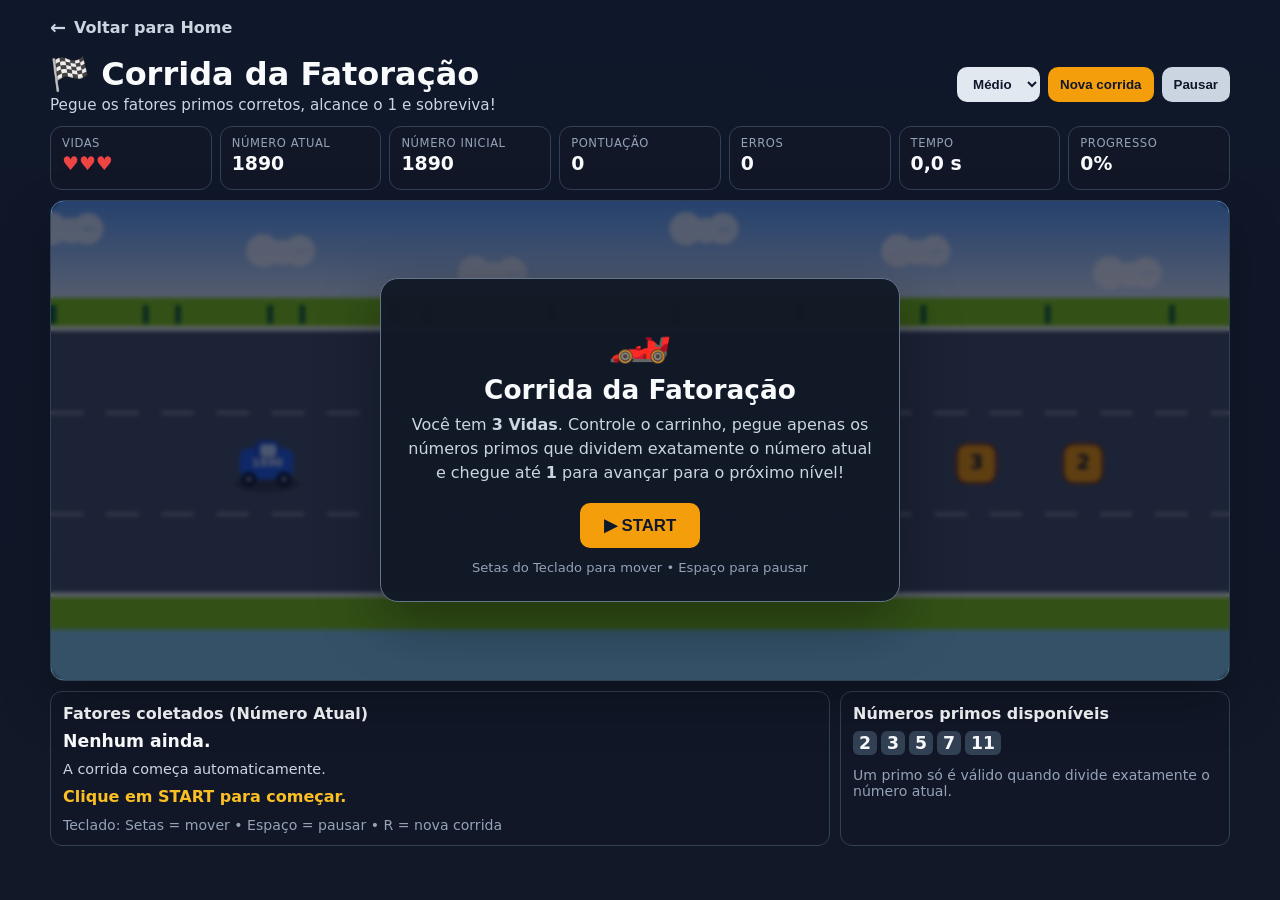
<file: jogos/corrida-fatoracao/index.html>
<!DOCTYPE html>
<html lang="pt-BR">
<head>
<meta charset="UTF-8">
<meta name="viewport" content="width=device-width, initial-scale=1.0">
<title>Corrida da Fatoração</title>
<style>
  :root{
    --bg:#0f172a;
    --panel:#111827;
    --panel2:#1f2937;
    --text:#f8fafc;
    --muted:#cbd5e1;
    --accent:#f59e0b;
    --good:#22c55e;
    --bad:#ef4444;
    --road:#334155;
  }

  *{box-sizing:border-box}
  body{
    margin:0;
    min-height:100vh;
    font-family:system-ui,-apple-system,Segoe UI,Roboto,Arial,sans-serif;
    background:linear-gradient(180deg,#0f172a,#111827);
    color:var(--text);
    display:flex;
    justify-content:center;
    padding:16px;
  }

  .app{
    width:min(1180px,100%);
  }
  
  /* Link para Home */
  .home-link {
    display: inline-flex;
    align-items: center;
    gap: 8px;
    color: #cbd5e1;
    text-decoration: none;
    font-weight: 600;
    margin-bottom: 16px;
    font-size: 1rem;
    transition: color 0.2s;
  }
  .home-link:hover { color: #fff; }
  .home-link span { font-size: 1.2rem; }

  header{
    display:flex;
    flex-wrap:wrap;
    justify-content:space-between;
    align-items:center;
    gap:12px;
    margin-bottom:12px;
  }

  h1{
    margin:0;
    font-size:clamp(1.35rem,2.5vw,2rem);
  }

  .subtitle{
    color:var(--muted);
    font-size:.95rem;
    margin-top:3px;
  }

  .controls{
    display:flex;
    gap:8px;
    flex-wrap:wrap;
    justify-content:flex-end;
  }

  button, select{
    border:0;
    border-radius:10px;
    padding:9px 12px;
    font-weight:700;
    cursor:pointer;
    color:#0f172a;
    background:#e2e8f0;
  }

  button:hover{filter:brightness(1.06)}
  button.primary{background:var(--accent)}
  button.dark{background:#cbd5e1}
  button:disabled{opacity:.45;cursor:not-allowed}

  /* Modificado para comportar 7 colunas (incluindo Vidas) */
  .hud{
    display:grid;
    grid-template-columns:repeat(7,minmax(0,1fr));
    gap:8px;
    margin-bottom:10px;
  }

  .card{
    background:rgba(17,24,39,.95);
    border:1px solid #334155;
    border-radius:12px;
    padding:9px 11px;
    min-height:64px;
  }
  .label{
    color:#94a3b8;
    font-size:.72rem;
    text-transform:uppercase;
    letter-spacing:.05em;
  }
  .value{
    margin-top:2px;
    font-weight:800;
    font-size:1.18rem;
  }

  .gameWrap{
    background:#020617;
    border:1px solid #334155;
    border-radius:14px;
    overflow:hidden;
    box-shadow:0 20px 50px rgba(0,0,0,.25);
  }

  canvas{
    display:block;
    width:100%;
    height:auto;
    background:#87ceeb;
  }

  .bottom{
    margin-top:10px;
    display:grid;
    grid-template-columns:2fr 1fr;
    gap:10px;
  }

  .panel{
    background:rgba(17,24,39,.95);
    border:1px solid #334155;
    border-radius:12px;
    padding:12px;
  }

  .panel h2{
    font-size:1rem;
    margin:0 0 8px;
  }

  .factorLine{
    font-size:1.08rem;
    min-height:28px;
    font-weight:700;
  }

  .factorLine span{
    display:inline-block;
    margin-right:4px;
    padding:2px 6px;
    border-radius:6px;
    background:#334155;
  }

  .history{
    color:#cbd5e1;
    font-size:.9rem;
    line-height:1.45;
  }

  .status{
    margin-top:8px;
    min-height:22px;
    font-weight:700;
  }
  .good{color:var(--good)}
  .bad{color:var(--bad)}
  .info{color:#fbbf24}

  .keys{
    margin-top:8px;
    color:#94a3b8;
    font-size:.88rem;
  }

  .overlay{
    position:fixed;
    inset:0;
    background:rgba(2,6,23,.78);
    display:none;
    align-items:center;
    justify-content:center;
    padding:18px;
    z-index:20;
  }

  .overlay.show{display:flex}
  .modal{
    width:min(560px,100%);
    background:#111827;
    border:1px solid #475569;
    border-radius:16px;
    padding:22px;
    text-align:center;
  }
  .modal h2{
    margin:0 0 8px;
    font-size:1.65rem;
  }
  .modal p{
    color:#cbd5e1;
    line-height:1.5;
  }
  .result{
    margin:14px 0;
    padding:12px;
    background:#0f172a;
    border-radius:12px;
    text-align:left;
  }

  @media (max-width:900px){
    .hud{grid-template-columns:repeat(4,minmax(0,1fr))}
    .bottom{grid-template-columns:1fr}
  }

  @media (max-width:560px){
    .hud{grid-template-columns:repeat(2,minmax(0,1fr))}
    body{padding:8px}
  }

  .gameWrap{position:relative}
  .startOverlay{
    position:absolute;
    inset:0;
    display:flex;
    align-items:center;
    justify-content:center;
    background:rgba(2,6,23,.62);
    z-index:5;
    backdrop-filter:blur(2px);
  }
  .startOverlay.hidden{display:none}
  .startCard{
    width:min(520px,88%);
    background:rgba(17,24,39,.97);
    border:1px solid #64748b;
    border-radius:18px;
    padding:26px;
    text-align:center;
    box-shadow:0 20px 60px rgba(0,0,0,.35);
  }
  .startIcon{font-size:3.2rem}
  .startCard h2{margin:8px 0 8px;font-size:1.65rem}
  .startCard p{margin:0;color:#cbd5e1;line-height:1.5}
  .startButton{margin-top:18px;font-size:1.05rem;padding:12px 24px}
  .startHint{margin-top:12px;font-size:.82rem;color:#94a3b8}

</style>
</head>
<body>
<div class="app">
  
  <!-- Atalho para Voltar a Home -->
  <a href="../../index.html" class="home-link">
    <span>←</span> Voltar para Home
  </a>

  <header>
    <div>
      <h1>🏁 Corrida da Fatoração</h1>
      <div class="subtitle">Pegue os fatores primos corretos, alcance o 1 e sobreviva!</div>
    </div>
    <div class="controls">
      <select id="difficulty" title="Dificuldade">
        <option value="easy">Fácil</option>
        <option value="medium" selected>Médio</option>
        <option value="hard">Difícil</option>
      </select>
      <button class="primary" id="newGame">Nova corrida</button>
      <button class="dark" id="pauseBtn">Pausar</button>
    </div>
  </header>

  <section class="hud">
    <div class="card"><div class="label">Vidas</div><div class="value" id="lives">♥♥♥</div></div>
    <div class="card"><div class="label">Número atual</div><div class="value" id="currentNumber">—</div></div>
    <div class="card"><div class="label">Número inicial</div><div class="value" id="initialNumber">—</div></div>
    <div class="card"><div class="label">Pontuação</div><div class="value" id="score">0</div></div>
    <div class="card"><div class="label">Erros</div><div class="value" id="errors">0</div></div>
    <div class="card"><div class="label">Tempo</div><div class="value" id="time">0,0 s</div></div>
    <div class="card"><div class="label">Progresso</div><div class="value" id="progress">0%</div></div>
  </section>

  <div class="gameWrap">
    <canvas id="game" width="1280" height="520"></canvas>
    <div class="startOverlay" id="startOverlay">
      <div class="startCard">
        <div class="startIcon">🏎️</div>
        <h2>Corrida da Fatoração</h2>
        <p>Você tem <strong>3 Vidas</strong>. Controle o carrinho, pegue apenas os números primos que dividem exatamente o número atual e chegue até <strong>1</strong> para avançar para o próximo nível!</p>
        <button class="primary startButton" id="startBtn">▶ START</button>
        <div class="startHint">Setas do Teclado para mover • Espaço para pausar</div>
      </div>
    </div>
  </div>

  <section class="bottom">
    <div class="panel">
      <h2>Fatores coletados (Número Atual)</h2>
      <div id="factors" class="factorLine">Nenhum ainda.</div>
      <div id="history" class="history">A corrida começa automaticamente.</div>
      <div id="status" class="status info">Use ↑ ↓ ← → para mover.</div>
      <div class="keys">Teclado: Setas = mover • Espaço = pausar • R = nova corrida</div>
    </div>
    <div class="panel">
      <h2>Números primos disponíveis</h2>
      <div class="factorLine">
        <span>2</span><span>3</span><span>5</span><span>7</span><span>11</span>
      </div>
      <div class="keys">Um primo só é válido quando divide exatamente o número atual.</div>
    </div>
  </section>
</div>

<div id="overlay" class="overlay">
  <div class="modal">
    <h2 id="modalTitle">Fim de Jogo!</h2>
    <p id="modalText"></p>
    <div class="result" id="modalResult"></div>
    <button class="primary" id="againBtn">Jogar novamente</button>
  </div>
</div>

<script>
"use strict";

const canvas = document.getElementById("game");
const ctx = canvas.getContext("2d");

const UI = {
  currentNumber: document.getElementById("currentNumber"),
  initialNumber: document.getElementById("initialNumber"),
  score: document.getElementById("score"),
  errors: document.getElementById("errors"),
  time: document.getElementById("time"),
  progress: document.getElementById("progress"),
  lives: document.getElementById("lives"),
  factors: document.getElementById("factors"),
  history: document.getElementById("history"),
  status: document.getElementById("status"),
  difficulty: document.getElementById("difficulty"),
  overlay: document.getElementById("overlay"),
  modalTitle: document.getElementById("modalTitle"),
  modalText: document.getElementById("modalText"),
  modalResult: document.getElementById("modalResult"),
  startOverlay: document.getElementById("startOverlay")
};

const PRIMES = [2, 3, 5, 7, 11];
const LANES = [175, 285, 395];
const ROAD_TOP = 105;
const ROAD_BOTTOM = 465;
// Retirado o X fixo daqui para permitir movimentação lateral
const CAR = { width: 58, height: 34 };

let game = null;
let lastTime = 0;
let keysMap = {};

function shuffle(arr){
  const a = [...arr];
  for(let i=a.length-1;i>0;i--){
    const j = Math.floor(Math.random()*(i+1));
    [a[i],a[j]] = [a[j],a[i]];
  }
  return a;
}

function sample(arr){
  return arr[Math.floor(Math.random()*arr.length)];
}

function generateNumber(difficulty){
  const limits = { easy: [3,4], medium: [4,6], hard: [6,8] };
  const [minF,maxF] = limits[difficulty];

  for(let tries=0; tries<500; tries++){
    const wanted = minF + Math.floor(Math.random()*(maxF-minF+1));
    const factors = [];
    let n = 1;

    const pool = shuffle(PRIMES);
    for(let i=0;i<wanted;i++){
      const choices = shuffle(pool.filter(p => n*p <= 2000));
      if(!choices.length) break;
      const p = choices[0];
      factors.push(p);
      n *= p;
    }

    if(factors.length >= minF && n >= 24 && n <= 2000){
      return {number:n, factors:shuffle(factors)};
    }
  }
  return {number:180, factors:[2,2,3,3,5]};
}

function appendTrackChunk(){
  if(!game) return;

  const spacing = { easy:310, medium:275, hard:245 }[game.difficulty];
  const extraCount = { easy:5, medium:6, hard:7 }[game.difficulty];
  const obstacleChance = { easy:.18, medium:.24, hard:.29 }[game.difficulty];
  let x = game.trackEndX || 700;

  const guarantees = Math.min(4, game.remainingFactors.length);
  for(let i=0;i<guarantees;i++){
    const factor = sample(game.remainingFactors);
    x += spacing + Math.random()*90;
    game.items.push({
      x,
      lane:Math.floor(Math.random()*3),
      value:factor,
      kind:'prime',
      required:true,
      collected:false
    });

    if(Math.random() < .7){
      x += 95 + Math.random()*90;
      game.items.push({
        x,
        lane:Math.floor(Math.random()*3),
        value:sample(PRIMES),
        kind:'prime',
        required:false,
        collected:false
      });
    }
  }

  for(let i=0;i<extraCount;i++){
    x += 150 + Math.random()*120;
    if(Math.random() < obstacleChance){
      game.items.push({ x, lane:Math.floor(Math.random()*3), kind:'obstacle', collected:false });
    }else{
      game.items.push({ x, lane:Math.floor(Math.random()*3), value:sample(PRIMES), kind:'prime', required:false, collected:false });
    }
  }
  game.trackEndX = x;
  game.items.sort((a,b)=>a.x-b.x);
}

function startGame(){
  const difficulty = UI.difficulty.value;
  const generated = generateNumber(difficulty);

  game = {
    difficulty,
    lives: 3,                 // 3 Vidas Iniciais
    factoredCount: 0,         // Niveis passados
    initial: generated.number,
    current: generated.number,
    remainingFactors: generated.factors.slice(),
    collectedFactors: [],
    history: [],
    score: 0,
    errors: 0,
    startTime: performance.now(),
    elapsed: 0,
    paused:false,
    finished:false,
    running:false,
    lane:1,
    playerX: 205,             // Posição lateral inicial
    playerY:LANES[1],
    worldX:0,
    speed: difficulty==="easy" ? 260 : difficulty==="medium" ? 290 : 325,
    items:[],
    trackEndX:650,
    feedback:"",
    feedbackType:"info",
    feedbackUntil:0,
    lastObstacleHit:-9999,
    newNumberTimer: 0,
    newNumberMsg: ""
  };

  appendTrackChunk();
  appendTrackChunk();
  UI.overlay.classList.remove("show");
  UI.startOverlay.classList.remove("hidden");
  UI.status.textContent = "Clique em START para começar.";
  UI.status.className = "status info";
  updateUI();
}

function formatFactors(factors){
  if(!factors.length) return "Nenhum ainda.";
  return factors.map(f=>`<span>${f}</span>`).join("×");
}

function updateUI(){
  if(!game) return;

  // Atualização Visual das Vidas
  UI.lives.innerHTML = `<span style="color: #ef4444">${"♥".repeat(Math.max(0, game.lives))}</span><span style="color: #475569">${"♥".repeat(Math.max(0, 3-game.lives))}</span>`;
  
  UI.currentNumber.textContent = game.current;
  UI.initialNumber.textContent = game.initial;
  UI.score.textContent = Math.max(0, Math.floor(game.score));
  UI.errors.textContent = game.errors;
  UI.time.textContent = `${game.elapsed.toFixed(1).replace(".",",")} s`;

  const total = game.collectedFactors.length + game.remainingFactors.length;
  const pct = total ? Math.round((game.collectedFactors.length/total)*100) : 100;
  UI.progress.textContent = `${pct}%`;
  UI.factors.innerHTML = formatFactors(game.collectedFactors);

  const lastHistory = game.history.slice(-5).reverse();
  UI.history.innerHTML = lastHistory.length
    ? lastHistory.map(h=>h).join("<br>")
    : "A corrida começa automaticamente.";

  UI.status.textContent = game.feedback || (game.running ? "Use as Setas para mover o carrinho." : "Clique em START para começar.");
  UI.status.className = `status ${game.feedbackType}`;
}

function setFeedback(text,type="info",duration=1400){
  game.feedback=text;
  game.feedbackType=type;
  game.feedbackUntil=performance.now()+duration;
}

function correctFactor(prime){
  if(game.current % prime !== 0){
    wrongFactor(prime);
    return;
  }

  const idx = game.remainingFactors.indexOf(prime);
  if(idx === -1){
    wrongFactor(prime);
    return;
  }

  const before = game.current;
  game.current /= prime;
  game.remainingFactors.splice(idx,1);
  game.collectedFactors.push(prime);

  game.score += 100;
  game.history.push(`<span class="good">✓ ${before} ÷ ${prime} = ${game.current}</span>`);
  setFeedback(`✓ ${prime} é fator de ${before}. Agora: ${game.current}`,"good",1100);

  // MODO INFINITO - Geração do Próximo Número
  if(game.current === 1){
    game.factoredCount++;
    game.score += 500;
    
    const generated = generateNumber(game.difficulty);
    game.initial = generated.number;
    game.current = generated.number;
    game.remainingFactors = generated.factors.slice();
    game.collectedFactors = [];

    // Ativa holograma central
    game.newNumberMsg = game.current;
    game.newNumberTimer = 2.0; // 2 segundos piscando na tela

    game.history.push(`<span class="good">🎉 Concluído! Novo número gerado: ${game.current}</span>`);
    setFeedback("🏁 Fatoração concluída! Próximo número...", "good", 2000);
  }
}

function wrongFactor(prime){
  game.errors++;
  game.lives--;
  game.score -= 35;
  game.history.push(`<span class="bad">✗ ${prime} não divide ${game.current}. -1 Vida</span>`);
  setFeedback(`✗ ${prime} não é fator. Perdeu 1 Vida!`,"bad",1200);
  
  if(game.lives <= 0) finishGame();
}

function hitObstacle(){
  const now = performance.now();
  if(now - game.lastObstacleHit < 1200) return;

  game.lastObstacleHit = now;
  game.errors++;
  game.lives--;
  game.score -= 40;
  game.speed *= 0.82;

  game.history.push(`<span class="bad">⚠ Obstáculo! -1 Vida e velocidade reduzida.</span>`);
  setFeedback("⚠ Obstáculo! Perdeu 1 Vida.","bad",1000);

  if(game.lives <= 0){
    finishGame();
    return;
  }

  setTimeout(()=>{
    if(game && !game.finished){
      game.speed = game.difficulty==="easy" ? 260 : game.difficulty==="medium" ? 290 : 325;
    }
  },900);
}

function finishGame(){
  game.finished=true;
  game.elapsed = (performance.now()-game.startTime)/1000;
  setFeedback("Fim de Jogo!","bad",999999);

  UI.modalTitle.textContent = "Fim de Jogo!";
  UI.modalText.textContent = `As suas 3 vidas acabaram.`;

  UI.modalResult.innerHTML = `
    Números fatorados completamente: <strong>${game.factoredCount}</strong><br><br>
    Pontuação Final: <strong>${Math.max(0,Math.floor(game.score))}</strong><br>
    Tempo Sobrevivido: <strong>${game.elapsed.toFixed(1).replace(".",",")} s</strong><br>
    Erros Totais: <strong>${game.errors}</strong>
  `;
  UI.overlay.classList.add("show");
  updateUI();
}

function launchGame(){
  if(!game || game.finished) return;
  game.running = true;
  game.paused = false;
  game.startTime = performance.now();
  UI.startOverlay.classList.add("hidden");
  document.getElementById("pauseBtn").textContent = "Pausar";
  setFeedback("🏁 Valendo!","good",1000);
  updateUI();
}

function togglePause(){
  if(!game || game.finished || !game.running) return;
  game.paused=!game.paused;
  document.getElementById("pauseBtn").textContent = game.paused ? "Continuar" : "Pausar";
}

function moveLane(direction){
  if(!game || game.finished || game.paused || !game.running) return;
  game.lane = Math.max(0,Math.min(2,game.lane+direction));
}

document.addEventListener("keydown", (e)=>{
  keysMap[e.key] = true;
  if(e.key==="ArrowUp"){e.preventDefault();moveLane(-1);}
  if(e.key==="ArrowDown"){e.preventDefault();moveLane(1);}
  if(e.key==="ArrowLeft"){e.preventDefault();}
  if(e.key==="ArrowRight"){e.preventDefault();}
  if(e.key===" "){e.preventDefault();togglePause();}
  if(e.key.toLowerCase()==="r"){startGame();}
  if(e.key==="Enter" && game && !game.running && !game.finished){launchGame();}
});

document.addEventListener("keyup", (e)=>{
  keysMap[e.key] = false;
});

document.getElementById("newGame").addEventListener("click",startGame);
document.getElementById("pauseBtn").addEventListener("click",togglePause);
document.getElementById("againBtn").addEventListener("click",startGame);
document.getElementById("startBtn").addEventListener("click",launchGame);

function rectHit(ax,ay,aw,ah,bx,by,bw,bh){
  return ax < bx+bw && ax+aw > bx && ay < by+bh && ay+ah > by;
}

function update(dt){
  if(!game || game.paused || game.finished || !game.running) return;
  game.elapsed = (performance.now()-game.startTime)/1000;

  // Controle de Movimentação Lateral Contínua
  if(keysMap["ArrowLeft"]) game.playerX -= 400 * dt;
  if(keysMap["ArrowRight"]) game.playerX += 400 * dt;
  
  // Limites da movimentação lateral para manter na tela de forma justa
  if(game.playerX < 60) game.playerX = 60;
  if(game.playerX > 600) game.playerX = 600; 

  const targetY = LANES[game.lane];
  game.playerY += (targetY-game.playerY) * Math.min(1,dt*11);
  game.worldX += game.speed*dt;

  // Temporizador visual do número gigante
  if (game.newNumberTimer > 0) {
    game.newNumberTimer -= dt;
  }

  while(game.trackEndX - game.worldX < canvas.width * 2.2 && !game.finished){
    appendTrackChunk();
  }

  if(game.items.length > 220){
    game.items = game.items.filter(item => item.x > game.worldX - 500);
  }

  for(const item of game.items){
    const sx = item.x - game.worldX;
    const sy = LANES[item.lane] - 22;

    const hit = rectHit(
      game.playerX, game.playerY-17, CAR.width, CAR.height,
      sx, sy, 46, 44
    );

    if(hit && !item.collected){
      item.collected=true;
      if(item.kind==="prime") correctFactor(item.value);
      else if(item.kind==="obstacle") hitObstacle();
    }
  }

  if(performance.now()>game.feedbackUntil && game.feedback){
    game.feedback="";
  }

  game.score += dt*2.5;
  updateUI();
}

function draw(){
  ctx.clearRect(0,0,canvas.width,canvas.height);
  drawSky();
  drawRoad();
  drawItems();
  drawCar();

  // Desenha o número translúcido novo na tela
  if (game && game.newNumberTimer > 0 && !game.finished) {
    ctx.save();
    const alpha = Math.min(1, game.newNumberTimer * 1.5);
    ctx.globalAlpha = alpha; 
    ctx.fillStyle = "#f8fafc";
    ctx.font = "900 130px system-ui";
    ctx.textAlign = "center";
    ctx.textBaseline = "middle";
    ctx.lineWidth = 10;
    ctx.strokeStyle = "#1e40af"; 
    
    // Texto do número principal
    ctx.strokeText(game.newNumberMsg, canvas.width / 2, canvas.height / 2 - 30);
    ctx.fillText(game.newNumberMsg, canvas.width / 2, canvas.height / 2 - 30);
    
    // Subtexto "NOVO NÚMERO!"
    ctx.font = "800 35px system-ui";
    ctx.lineWidth = 6;
    ctx.strokeText("NOVO NÚMERO!", canvas.width / 2, canvas.height / 2 + 55);
    ctx.fillText("NOVO NÚMERO!", canvas.width / 2, canvas.height / 2 + 55);
    ctx.restore();
  }

  if(game && game.paused && !game.finished){
    ctx.fillStyle="rgba(0,0,0,.5)";
    ctx.fillRect(0,0,canvas.width,canvas.height);
    ctx.fillStyle="#fff";
    ctx.textAlign="center";
    ctx.font="800 32px system-ui";
    ctx.fillText("JOGO PAUSADO",canvas.width/2,canvas.height/2);
    ctx.font="18px system-ui";
    ctx.fillText("Pressione Espaço ou clique em Continuar",canvas.width/2,canvas.height/2+36);
  }
}

function drawSky(){
  const g=ctx.createLinearGradient(0,0,0,ROAD_TOP);
  g.addColorStop(0,"#60a5fa");
  g.addColorStop(1,"#dbeafe");
  ctx.fillStyle=g;
  ctx.fillRect(0,0,canvas.width,ROAD_TOP);

  ctx.fillStyle="rgba(255,255,255,.72)";
  for(let i=0;i<6;i++){
    const x=(i*230 - (game?game.worldX*0.15:0))%1300;
    const xx=x<0?x+1300:x;
    const y=30+(i%3)*24;
    ctx.beginPath();
    ctx.arc(xx,y,18,0,Math.PI*2);
    ctx.arc(xx+22,y+2,14,0,Math.PI*2);
    ctx.arc(xx+40,y,17,0,Math.PI*2);
    ctx.fill();
  }
}

function drawRoad(){
  ctx.fillStyle="#84cc16";
  ctx.fillRect(0,ROAD_TOP,canvas.width,ROAD_BOTTOM-ROAD_TOP);
  ctx.fillStyle="#475569";
  ctx.fillRect(0,ROAD_TOP+35,canvas.width,ROAD_BOTTOM-(ROAD_TOP+70));

  ctx.fillStyle="#f8fafc";
  ctx.fillRect(0,ROAD_TOP+31,canvas.width,5);
  ctx.fillRect(0,ROAD_BOTTOM-40,canvas.width,5);

  ctx.strokeStyle="rgba(255,255,255,.35)";
  ctx.lineWidth=4;
  ctx.setLineDash([35,25]);
  for(let i=0;i<2;i++){
    const y = (LANES[i]+LANES[i+1])/2;
    ctx.beginPath();
    ctx.moveTo(0,y);
    ctx.lineTo(canvas.width,y);
    ctx.stroke();
  }
  ctx.setLineDash([]);

  for(let i=0;i<13;i++){
    const x=(i*135-(game?game.worldX*0.55:0))%1250;
    const xx=x<0?x+1250:x;
    ctx.fillStyle="#166534";
    ctx.fillRect(xx,ROAD_TOP+8,6,20);
  }
}

function drawItems(){
  if(!game) return;
  for(const item of game.items){
    if(item.collected) continue;
    const x=item.x-game.worldX;
    if(x<-80 || x>canvas.width+80) continue;
    if(item.kind==="prime") drawPrime(x,LANES[item.lane],item.value);
    else drawObstacle(x,LANES[item.lane]);
  }
}

function drawPrime(x,y,value){
  ctx.save();
  ctx.translate(x,y);
  ctx.beginPath();
  ctx.arc(0,0,24,0,Math.PI*2);
  ctx.fillStyle="rgba(245,158,11,.22)";
  ctx.fill();
  ctx.beginPath();
  ctx.roundRect(-21,-21,42,42,10);
  ctx.fillStyle="#f59e0b";
  ctx.fill();
  ctx.lineWidth=2;
  ctx.strokeStyle="#7c2d12";
  ctx.stroke();
  ctx.fillStyle="#111827";
  ctx.font="900 21px system-ui";
  ctx.textAlign="center";
  ctx.textBaseline="middle";
  ctx.fillText(value,0,1);
  ctx.restore();
}

function drawObstacle(x,y){
  ctx.save();
  ctx.translate(x,y);
  ctx.fillStyle="#ef4444";
  ctx.beginPath();
  ctx.moveTo(-22,20);
  ctx.lineTo(-15,-20);
  ctx.lineTo(15,-20);
  ctx.lineTo(22,20);
  ctx.closePath();
  ctx.fill();
  ctx.fillStyle="#f8fafc";
  ctx.fillRect(-12,-6,24,5);
  ctx.fillRect(-14,5,28,5);
  ctx.restore();
}

function drawCar(){
  if(!game) return;

  const y=game.playerY;
  const x=game.playerX;
  ctx.save();
  ctx.translate(x,y); // Agora utiliza a variável de movimentação X

  ctx.fillStyle="rgba(0,0,0,.24)";
  ctx.beginPath();
  ctx.ellipse(30,22,35,9,0,0,Math.PI*2);
  ctx.fill();

  ctx.fillStyle="#2563eb";
  ctx.beginPath();
  ctx.roundRect(0,-17,58,34,10);
  ctx.fill();

  ctx.fillStyle="#1d4ed8";
  ctx.beginPath();
  ctx.roundRect(16,-25,28,22,8);
  ctx.fill();

  ctx.fillStyle="#bfdbfe";
  ctx.beginPath();
  ctx.roundRect(22,-21,18,14,4);
  ctx.fill();

  ctx.fillStyle="#0f172a";
  for(const wx of [10,48]){
    ctx.beginPath();
    ctx.arc(wx,17,8,0,Math.PI*2);
    ctx.fill();
    ctx.fillStyle="#94a3b8";
    ctx.beginPath();
    ctx.arc(wx,17,3,0,Math.PI*2);
    ctx.fill();
    ctx.fillStyle="#0f172a";
  }

  ctx.fillStyle="#fff";
  ctx.font="800 12px system-ui";
  ctx.textAlign="center";
  ctx.fillText(game.current,30,3);
  ctx.restore();
}

function loop(ts){
  if(!lastTime) lastTime=ts;
  const dt=Math.min((ts-lastTime)/1000,0.04);
  lastTime=ts;
  update(dt);
  draw();
  requestAnimationFrame(loop);
}

startGame();
requestAnimationFrame(loop);
</script>
</body>
</html>
</file>
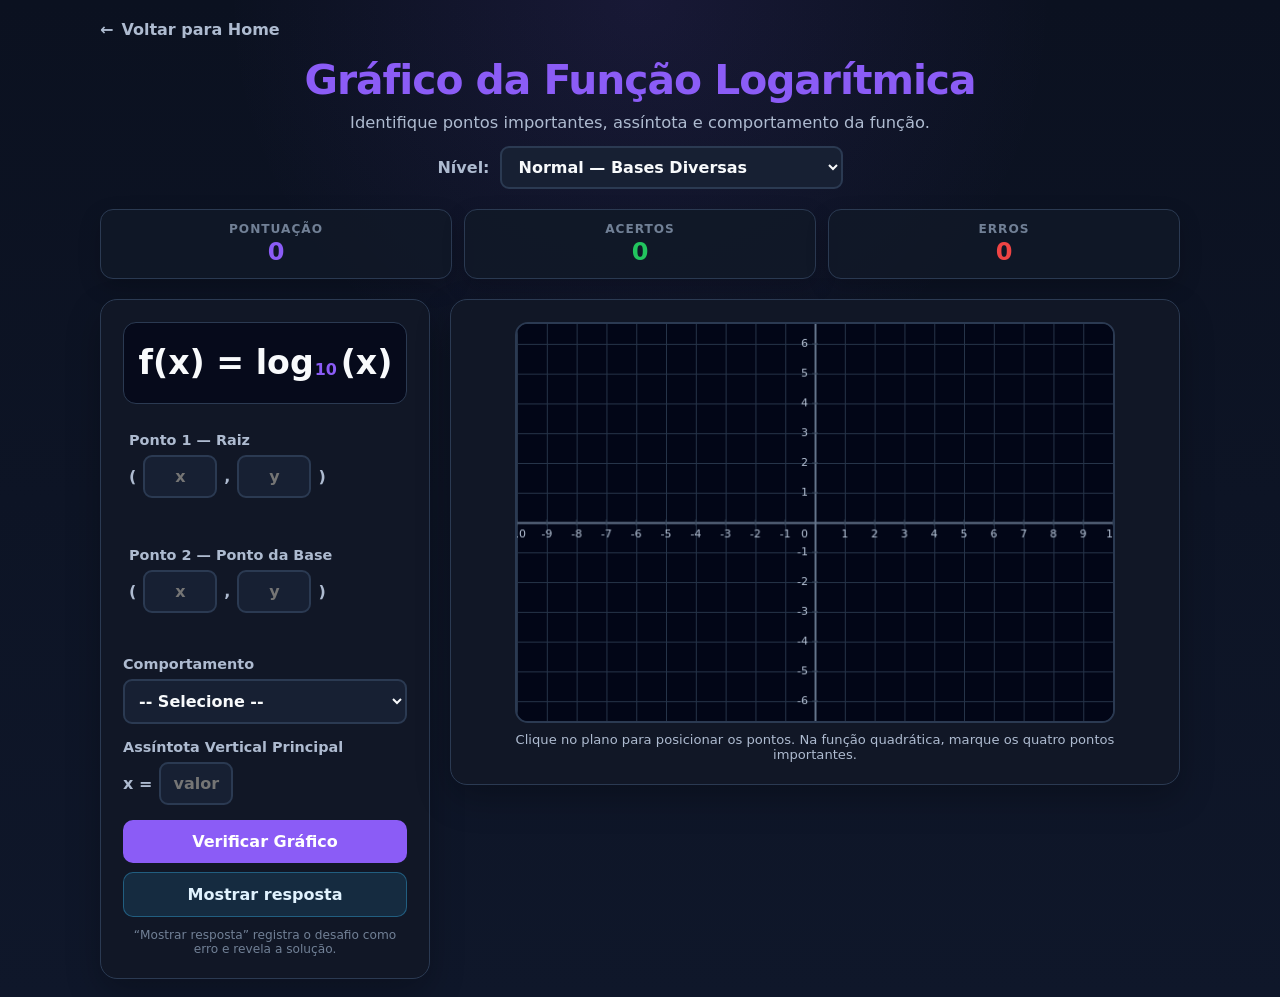
<file: jogos/grafico-logaritmo/index.html>
<!DOCTYPE html>
<html lang="pt-BR">
<head>
<meta charset="UTF-8">
<meta name="viewport" content="width=device-width, initial-scale=1.0">
<title>Gráfico da Função Logarítmica</title>
<style>
  :root {
    --bg: #0b1120;
    --panel: #111827;
    --panel-2: #172033;
    --panel-3: #0f172a;
    --text: #f8fafc;
    --muted: #aebbd0;
    --muted-2: #718096;
    --accent: #8b5cf6;
    --accent-hover: #7c3aed;
    --good: #22c55e;
    --bad: #ef4444;
    --answer: #38bdf8;
    --border: #2b3a52;
    --grid: #263449;
    --axis: #64748b;
  }

  * { box-sizing: border-box; }

  body {
    margin: 0;
    min-height: 100vh;
    padding: 18px;
    font-family: system-ui, -apple-system, BlinkMacSystemFont, "Segoe UI", Roboto, Arial, sans-serif;
    color: var(--text);
    background:
      radial-gradient(circle at top, rgba(139, 92, 246, .10), transparent 35%),
      linear-gradient(180deg, var(--bg), #0f172a);
  }

  button, input, select { font: inherit; }

  .app {
    width: min(1080px, 100%);
    margin: 0 auto;
  }

  .home-link {
    display: inline-flex;
    align-items: center;
    gap: 8px;
    color: var(--muted);
    text-decoration: none;
    font-weight: 650;
    margin: 2px 0 18px;
    transition: color .2s ease, transform .2s ease;
  }

  .home-link:hover {
    color: #fff;
    transform: translateX(-2px);
  }

  header {
    text-align: center;
    margin-bottom: 20px;
  }

  h1 {
    margin: 0;
    color: var(--accent);
    font-size: clamp(1.75rem, 4vw, 2.55rem);
    line-height: 1.15;
    letter-spacing: -.025em;
  }

  .subtitle {
    margin: 9px auto 14px;
    max-width: 720px;
    color: var(--muted);
    font-size: 1.02rem;
  }

  .diff-controls {
    display: inline-flex;
    align-items: center;
    gap: 10px;
    color: var(--muted);
    font-weight: 650;
  }

  select,
  input[type="number"] {
    color: var(--text);
    background: var(--panel-2);
    border: 2px solid var(--border);
    border-radius: 9px;
    outline: none;
    transition: border-color .18s ease, box-shadow .18s ease;
  }

  .diff-controls select {
    padding: 9px 13px;
    cursor: pointer;
  }

  select:focus,
  input[type="number"]:focus {
    border-color: var(--accent);
    box-shadow: 0 0 0 3px rgba(139, 92, 246, .14);
  }

  .hud {
    display: grid;
    grid-template-columns: repeat(3, 1fr);
    gap: 12px;
    margin-bottom: 20px;
  }

  .card {
    padding: 12px 16px;
    text-align: center;
    background: rgba(17, 24, 39, .88);
    border: 1px solid var(--border);
    border-radius: 13px;
    box-shadow: 0 8px 22px rgba(0,0,0,.18);
  }

  .label {
    color: var(--muted-2);
    font-size: .76rem;
    font-weight: 750;
    letter-spacing: .08em;
    text-transform: uppercase;
  }

  .value {
    margin-top: 2px;
    font-size: 1.5rem;
    font-weight: 850;
  }

  .score { color: var(--accent); }
  .good { color: var(--good); }
  .bad { color: var(--bad); }

  .game-layout {
    display: grid;
    grid-template-columns: 330px minmax(0, 1fr);
    gap: 20px;
    align-items: start;
  }

  .panel-box {
    background: rgba(17, 24, 39, .94);
    border: 1px solid var(--border);
    border-radius: 17px;
    padding: 22px;
    box-shadow: 0 14px 35px rgba(0,0,0,.24);
  }

  .equation-box {
    width: 100%;
    min-height: 82px;
    margin-bottom: 22px;
    padding: 12px 14px;
    display: flex;
    align-items: center;
    justify-content: center;
    overflow: hidden;
    background: rgba(2, 6, 23, .72);
    border: 1px solid var(--border);
    border-radius: 13px;
  }

  .equation {
    display: inline-flex;
    align-items: baseline;
    justify-content: center;
    white-space: nowrap;
    font-size: 2.15rem;
    font-weight: 750;
    line-height: 1.1;
    transform-origin: center;
    transition: transform .15s ease;
  }

  /* Notação matemática: índice e expoente ocupam posições reais de subscrito/sobrescrito. */
  .equation .log-base {
    display: inline-block;
    margin: 0 4px 0 1px;
    font-size: .48em;
    line-height: 0;
    vertical-align: sub;
    color: var(--accent);
    font-weight: 800;
    position: relative;
    top: .08em;
  }

  .equation sup {
    font-size: .56em;
    line-height: 0;
    vertical-align: super;
    position: relative;
    top: -.03em;
  }

  .form-group { margin-bottom: 15px; }

  .form-group > label {
    display: block;
    margin-bottom: 7px;
    color: var(--muted);
    font-size: .9rem;
    font-weight: 700;
  }

  .coord-inputs {
    display: flex;
    align-items: center;
    gap: 7px;
  }

  .coord-inputs > span {
    flex: 0 0 auto;
    color: var(--muted);
    font-weight: 750;
  }

  .point-group {
    padding: 10px;
    margin: -5px -5px 10px;
    border: 1px solid transparent;
    border-radius: 11px;
    transition: background .2s ease, border-color .2s ease;
  }

  .point-group.correct {
    background: rgba(34, 197, 94, .10);
    border-color: rgba(34, 197, 94, .30);
  }

  .point-group.incorrect {
    background: rgba(239, 68, 68, .10);
    border-color: rgba(239, 68, 68, .30);
  }

  .point-group.correct input { border-color: rgba(34, 197, 94, .65); }
  .point-group.incorrect input { border-color: rgba(239, 68, 68, .65); }

  .point-status {
    min-height: 17px;
    margin-top: 5px;
    font-size: .75rem;
    font-weight: 700;
  }

  .point-status.correct { color: var(--good); }
  .point-status.incorrect { color: var(--bad); }

  .quadratic-only { display: none; }
  body.quadratic-mode .quadratic-only { display: block; }

  .form-group.result-correct > label { color: var(--good); }
  .form-group.result-incorrect > label { color: var(--bad); }

  input[type="number"] {
    width: 100%;
    min-width: 0;
    padding: 10px 8px;
    text-align: center;
    font-weight: 750;
  }

  .coord-inputs input[type="number"] { width: 74px; }

  input[type="number"]::-webkit-inner-spin-button,
  input[type="number"]::-webkit-outer-spin-button {
    -webkit-appearance: none;
    margin: 0;
  }

  input[type="number"] { -moz-appearance: textfield; }

  .input-box {
    width: 100%;
    padding: 10px;
    font-weight: 650;
    cursor: pointer;
  }

  .button-row {
    display: grid;
    grid-template-columns: 1fr;
    gap: 9px;
    margin-top: 8px;
  }

  .btn {
    width: 100%;
    border: 0;
    border-radius: 10px;
    padding: 12px 14px;
    font-size: 1rem;
    font-weight: 800;
    cursor: pointer;
    transition: transform .15s ease, background .18s ease, opacity .18s ease;
  }

  .btn:hover:not(:disabled) { transform: translateY(-1px); }
  .btn:active:not(:disabled) { transform: translateY(0); }
  .btn:disabled { opacity: .55; cursor: not-allowed; }

  .btn-submit {
    color: #fff;
    background: var(--accent);
  }

  .btn-submit:hover:not(:disabled) { background: var(--accent-hover); }

  .btn-answer {
    color: #e0f2fe;
    background: rgba(56, 189, 248, .12);
    border: 1px solid rgba(56, 189, 248, .35);
  }

  .btn-answer:hover:not(:disabled) {
    background: rgba(56, 189, 248, .19);
  }

  .canvas-container {
    display: flex;
    flex-direction: column;
    align-items: center;
  }

  canvas {
    display: block;
    width: 100%;
    max-width: 600px;
    height: auto;
    background: #020617;
    border: 2px solid var(--border);
    border-radius: 13px;
    cursor: crosshair;
    outline: none;
    user-select: none;
    -webkit-user-select: none;
  }

  canvas:focus { outline: none; }

  .canvas-hint {
    width: 100%;
    margin-top: 9px;
    color: var(--muted);
    font-size: .82rem;
    text-align: center;
  }

  .feedback {
    width: 100%;
    margin-top: 17px;
    padding: 15px 16px;
    border-radius: 10px;
    line-height: 1.5;
    display: none;
  }

  .feedback.show {
    display: block;
    animation: fadeIn .25s ease;
  }

  .feedback.success {
    background: rgba(34,197,94,.09);
    border: 1px solid rgba(34,197,94,.24);
  }

  .feedback.error {
    background: rgba(239,68,68,.09);
    border: 1px solid rgba(239,68,68,.24);
  }

  .feedback.answer {
    background: rgba(56,189,248,.08);
    border: 1px solid rgba(56,189,248,.26);
  }

  .feedback h3 {
    margin: 0 0 8px;
    font-size: 1.05rem;
  }

  .feedback.success h3 { color: var(--good); }
  .feedback.error h3 { color: var(--bad); }
  .feedback.answer h3 { color: var(--answer); }

  .feedback ul {
    margin: 7px 0 0 19px;
    padding: 0;
    color: var(--muted);
  }

  .feedback li { margin-bottom: 5px; }

  .feedback strong { color: var(--text); }

  .status-note {
    margin-top: 11px;
    color: var(--muted-2);
    font-size: .76rem;
    text-align: center;
  }

  @keyframes fadeIn {
    from { opacity: 0; transform: translateY(4px); }
    to { opacity: 1; transform: translateY(0); }
  }

  @media (max-width: 850px) {
    .game-layout { grid-template-columns: 1fr; }
    .panel-box { padding: 18px; }
    .canvas-container { order: -1; }
  }

  @media (max-width: 560px) {
    body { padding: 12px; }
    .hud { grid-template-columns: 1fr; gap: 8px; }
    .card {
      display: flex;
      align-items: center;
      justify-content: space-between;
    }
    .value { margin-top: 0; }
    .equation { font-size: 1.75rem; }
    .diff-controls {
      display: flex;
      flex-direction: column;
      gap: 6px;
    }
  }
</style>
</head>

<body>
<div class="app">

  <a href="../../index.html" class="home-link">
    <span>←</span> Voltar para Home
  </a>

  <header>
    <h1>Gráfico da Função Logarítmica</h1>
    <div class="subtitle">
      Identifique pontos importantes, assíntota e comportamento da função.
    </div>

    <div class="diff-controls">
      <label for="difficulty">Nível:</label>
      <select id="difficulty">
        <option value="normal">Normal — Bases Diversas</option>
        <option value="dificil">Difícil — Função Afim Interna</option>
        <option value="impossivel">Impossível — Função Quadrática</option>
      </select>
    </div>
  </header>

  <section class="hud">
    <div class="card">
      <div class="label">Pontuação</div>
      <div class="value score" id="ui-score">0</div>
    </div>
    <div class="card">
      <div class="label">Acertos</div>
      <div class="value good" id="ui-hits">0</div>
    </div>
    <div class="card">
      <div class="label">Erros</div>
      <div class="value bad" id="ui-misses">0</div>
    </div>
  </section>

  <main class="game-layout">

    <section class="panel-box">
      <div class="equation-box" id="eq-box">
        <div class="equation" id="equation"></div>
      </div>

      <div class="form-group point-group" id="point-group-1">
        <label for="p1x" id="p1-label">Ponto 1</label>
        <div class="coord-inputs">
          <span>(</span>
          <input type="number" id="p1x" step="0.1" placeholder="x" inputmode="decimal">
          <span>,</span>
          <input type="number" id="p1y" step="0.1" placeholder="y" inputmode="decimal">
          <span>)</span>
        </div>
        <div class="point-status" id="p1-status"></div>
      </div>

      <div class="form-group point-group" id="point-group-2">
        <label for="p2x" id="p2-label">Ponto 2</label>
        <div class="coord-inputs">
          <span>(</span>
          <input type="number" id="p2x" step="0.1" placeholder="x" inputmode="decimal">
          <span>,</span>
          <input type="number" id="p2y" step="0.1" placeholder="y" inputmode="decimal">
          <span>)</span>
        </div>
        <div class="point-status" id="p2-status"></div>
      </div>

      <div class="form-group point-group quadratic-only" id="point-group-3">
        <label for="p3x" id="p3-label">Ponto 3</label>
        <div class="coord-inputs">
          <span>(</span>
          <input type="number" id="p3x" step="0.1" placeholder="x" inputmode="decimal">
          <span>,</span>
          <input type="number" id="p3y" step="0.1" placeholder="y" inputmode="decimal">
          <span>)</span>
        </div>
        <div class="point-status" id="p3-status"></div>
      </div>

      <div class="form-group point-group quadratic-only" id="point-group-4">
        <label for="p4x" id="p4-label">Ponto 4</label>
        <div class="coord-inputs">
          <span>(</span>
          <input type="number" id="p4x" step="0.1" placeholder="x" inputmode="decimal">
          <span>,</span>
          <input type="number" id="p4y" step="0.1" placeholder="y" inputmode="decimal">
          <span>)</span>
        </div>
        <div class="point-status" id="p4-status"></div>
      </div>

      <div class="form-group">
        <label for="behavior">Comportamento</label>
        <select class="input-box" id="behavior">
          <option value="">-- Selecione --</option>
          <option value="crescente">Crescente</option>
          <option value="decrescente">Decrescente</option>
          <option value="cres_dec">Sobe e Desce — ∩</option>
          <option value="dec_cres">Desce e Sobe — ∪</option>
        </select>
      </div>

      <div class="form-group">
        <label for="asymptote">Assíntota Vertical Principal</label>
        <div class="coord-inputs">
          <span>x =</span>
          <input type="number" id="asymptote" step="0.1" placeholder="valor" inputmode="decimal">
        </div>
      </div>

      <div class="button-row">
        <button class="btn btn-submit" id="btn-submit" type="button">
          Verificar Gráfico
        </button>

        <button class="btn btn-answer" id="btn-answer" type="button">
          Mostrar resposta
        </button>
      </div>

      <div class="status-note">
        “Mostrar resposta” registra o desafio como erro e revela a solução.
      </div>
    </section>

    <section class="canvas-container panel-box">
      <canvas id="graph" width="600" height="400" tabindex="0" aria-label="Plano cartesiano interativo"></canvas>
      <div class="canvas-hint">
        Clique no plano para posicionar os pontos. Na função quadrática, marque os quatro pontos importantes.
      </div>

      <div class="feedback" id="feedback"></div>
    </section>

  </main>
</div>

<script>
"use strict";

/* =========================================================
   REFERÊNCIAS
   ========================================================= */
const canvas = document.getElementById("graph");
const ctx = canvas.getContext("2d");

const uiScore = document.getElementById("ui-score");
const uiHits = document.getElementById("ui-hits");
const uiMisses = document.getElementById("ui-misses");

const equationEl = document.getElementById("equation");
const eqBox = document.getElementById("eq-box");
const diffSelect = document.getElementById("difficulty");

const btnSubmit = document.getElementById("btn-submit");
const btnAnswer = document.getElementById("btn-answer");
const feedbackEl = document.getElementById("feedback");
const pointGroups = [1, 2, 3, 4].map((n) => ({
  group: document.getElementById(`point-group-${n}`),
  label: document.getElementById(`p${n}-label`),
  status: document.getElementById(`p${n}-status`)
}));

const inputs = {
  p1x: document.getElementById("p1x"),
  p1y: document.getElementById("p1y"),
  p2x: document.getElementById("p2x"),
  p2y: document.getElementById("p2y"),
  p3x: document.getElementById("p3x"),
  p3y: document.getElementById("p3y"),
  p4x: document.getElementById("p4x"),
  p4y: document.getElementById("p4y"),
  behavior: document.getElementById("behavior"),
  asymptote: document.getElementById("asymptote")
};

/* =========================================================
   CONFIGURAÇÃO DO PLANO
   ========================================================= */
const originX = 300;
const originY = 200;
const scale = 30;

const COLORS = {
  background: "#020617",
  grid: "#263449",
  gridAxis: "#334155",
  axis: "#64748b",
  numbers: "#b8c5d8",
  curve: "#8b5cf6",
  asymptote: "#ef4444",
  userPoint: "#38bdf8",
  wrongPoint: "#ef4444",
  correctPoint: "#22c55e",
  white: "#ffffff"
};

/* =========================================================
   ESTADO DO JOGO
   ========================================================= */
let score = 0;
let hits = 0;
let misses = 0;

let currentBase = 2;
let funcType = "normal";       // normal | linear | quadratic
let currentK = 0;
let currentSign = 1;

let points = [];
let pointResults = [];
let gameState = "waiting";     // waiting | feedback | answer

/* =========================================================
   FORMATAÇÃO
   ========================================================= */
function formatNumber(value) {
  if (!Number.isFinite(value)) return "—";

  if (Math.abs(value) < 1e-10) return "0";

  if (Number.isInteger(value)) return String(value);

  const rounded = Math.round(value * 100) / 100;
  return String(rounded).replace(".", ",");
}

function formatBase(base) {
  if (base < 1) {
    const denominator = Math.round(1 / base);
    return `1/${denominator}`;
  }
  return formatNumber(base);
}

function formatSignedTerm(coef, variable = "x") {
  if (coef === 0) return "";

  const sign = coef > 0 ? "+ " : "− ";
  const abs = Math.abs(coef);

  if (abs === 1) return `${sign}${variable}`;
  return `${sign}${formatNumber(abs)}${variable}`;
}

/* =========================================================
   EQUAÇÃO
   ========================================================= */
function buildArgumentHTML() {
  if (funcType === "normal") {
    return "x";
  }

  if (funcType === "linear") {
    const a = currentSign;

    if (a === 1) {
      if (currentK === 0) return "x";
      return currentK > 0
        ? `x + ${formatNumber(currentK)}`
        : `x − ${formatNumber(Math.abs(currentK))}`;
    }

    if (currentK === 0) return "−x";

    return currentK > 0
      ? `−x + ${formatNumber(currentK)}`
      : `−x − ${formatNumber(Math.abs(currentK))}`;
  }

  // (x - k)²
  if (currentK === 0) return "x<sup>2</sup>";

  const k = Math.abs(currentK);

  return currentK > 0
    ? `(x − ${formatNumber(k)})<sup>2</sup>`
    : `(x + ${formatNumber(k)})<sup>2</sup>`;
}

function renderEquation() {
  const base = formatBase(currentBase);
  const argument = buildArgumentHTML();

  equationEl.innerHTML =
    `f(x) = log<sub class="log-base">${base}</sub>(${argument})`;

  requestAnimationFrame(adjustEquationSize);
}

function adjustEquationSize() {
  equationEl.style.transform = "scale(1)";

  const availableWidth = Math.max(50, eqBox.clientWidth - 28);
  const naturalWidth = equationEl.scrollWidth;

  if (naturalWidth > availableWidth) {
    const factor = Math.max(0.55, availableWidth / naturalWidth);
    equationEl.style.transform = `scale(${factor})`;
  }
}

/* =========================================================
   GERAÇÃO DOS DESAFIOS
   ========================================================= */
function generateProblem() {
  const diff = diffSelect.value;
  document.body.classList.toggle("quadratic-mode", diff === "impossivel");
  updatePointLabels();

  if (diff === "normal") {
    const bases = [2, 3, 4, 5, 10, 1 / 2, 1 / 3, 1 / 4];

    currentBase = bases[Math.floor(Math.random() * bases.length)];
    funcType = "normal";
    currentK = 0;
    currentSign = 1;

  } else if (diff === "dificil") {
    const bases = [2, 3, 4, 1 / 2, 1 / 3];

    currentBase = bases[Math.floor(Math.random() * bases.length)];
    funcType = "linear";

    do {
      currentK = Math.floor(Math.random() * 9) - 4;
    } while (currentK === 0);

    currentSign = Math.random() < 0.5 ? 1 : -1;

  } else {
    const bases = [4, 1 / 4];

    currentBase = bases[Math.floor(Math.random() * bases.length)];
    funcType = "quadratic";
    currentK = Math.floor(Math.random() * 7) - 3;
    currentSign = 1;
  }

  points = [];
  pointResults = [];
  gameState = "waiting";

  clearInputs();
  renderEquation();
  resetFeedback();

  btnSubmit.textContent = "Verificar Gráfico";
  btnSubmit.disabled = false;
  btnAnswer.disabled = false;

  drawPlane();
}

function updatePointLabels() {
  if (funcType === "quadratic") {
    pointGroups.forEach((item, index) => {
      item.label.textContent = `Ponto ${index + 1}`;
    });
  } else {
    pointGroups[0].label.textContent = "Ponto 1 — Raiz";
    pointGroups[1].label.textContent = "Ponto 2 — Ponto da Base";
  }
}

function clearInputs() {
  [1, 2, 3, 4].forEach((n) => {
    inputs[`p${n}x`].value = "";
    inputs[`p${n}y`].value = "";
    pointGroups[n - 1].group.classList.remove("correct", "incorrect");
    pointGroups[n - 1].status.className = "point-status";
    pointGroups[n - 1].status.textContent = "";
  });

  inputs.behavior.value = "";
  inputs.asymptote.value = "";
  inputs.behavior.closest(".form-group")?.classList.remove("result-correct", "result-incorrect");
  inputs.asymptote.closest(".form-group")?.classList.remove("result-correct", "result-incorrect");
}

/* =========================================================
   MATEMÁTICA DA FUNÇÃO
   ========================================================= */
function evalG(x) {
  if (funcType === "normal") {
    return x;
  }

  if (funcType === "linear") {
    return currentSign * x + currentK;
  }

  return Math.pow(x - currentK, 2);
}

function getAsymptotePos() {
  if (funcType === "normal") return 0;

  if (funcType === "linear") {
    return currentSign === 1 ? -currentK : currentK;
  }

  return currentK;
}

function getExpectedAnswer() {
  let roots = [];
  let basePoints = [];
  let behavior = "";

  if (funcType === "normal") {
    roots = [1];
    basePoints = [currentBase];
    behavior = currentBase > 1 ? "crescente" : "decrescente";

  } else if (funcType === "linear") {
    if (currentSign === 1) {
      roots = [1 - currentK];
      basePoints = [currentBase - currentK];
      behavior = currentBase > 1 ? "crescente" : "decrescente";
    } else {
      roots = [currentK - 1];
      basePoints = [currentK - currentBase];
      behavior = currentBase > 1 ? "decrescente" : "crescente";
    }

  } else {
    roots = [currentK - 1, currentK + 1];
    basePoints = [
      currentK - Math.sqrt(currentBase),
      currentK + Math.sqrt(currentBase)
    ];

    behavior = currentBase > 1 ? "dec_cres" : "cres_dec";
  }

  return {
    roots,
    basePoints,
    behavior,
    asymptote: getAsymptotePos()
  };
}

/* =========================================================
   CONVERSÕES DO PLANO
   ========================================================= */
function toCanvasX(x) {
  return originX + x * scale;
}

function toCanvasY(y) {
  return originY - y * scale;
}

function toPlaneX(cx) {
  return (cx - originX) / scale;
}

function toPlaneY(cy) {
  return (originY - cy) / scale;
}

/* =========================================================
   DESENHO DO PLANO
   ========================================================= */
function drawPlane() {
  ctx.clearRect(0, 0, canvas.width, canvas.height);

  ctx.fillStyle = COLORS.background;
  ctx.fillRect(0, 0, canvas.width, canvas.height);

  drawGrid();
  drawAxes();
  drawNumbers();

  if (gameState === "feedback" || gameState === "answer") {
    drawLogCurve();
    drawAsymptote();

    if (gameState === "answer") {
      drawCorrectPoints();
    }
  }

  drawUserPoints();
}

function drawGrid() {
  ctx.strokeStyle = COLORS.grid;
  ctx.lineWidth = 1;
  ctx.beginPath();

  // Linhas verticais
  for (let x = originX % scale; x <= canvas.width; x += scale) {
    ctx.moveTo(Math.round(x) + 0.5, 0);
    ctx.lineTo(Math.round(x) + 0.5, canvas.height);
  }

  // Linhas horizontais
  for (let y = originY % scale; y <= canvas.height; y += scale) {
    ctx.moveTo(0, Math.round(y) + 0.5);
    ctx.lineTo(canvas.width, Math.round(y) + 0.5);
  }

  ctx.stroke();
}

function drawAxes() {
  ctx.strokeStyle = COLORS.axis;
  ctx.lineWidth = 2;
  ctx.beginPath();

  ctx.moveTo(0, originY + 0.5);
  ctx.lineTo(canvas.width, originY + 0.5);

  ctx.moveTo(originX + 0.5, 0);
  ctx.lineTo(originX + 0.5, canvas.height);

  ctx.stroke();

  // Pequenas marcações nos eixos
  ctx.strokeStyle = COLORS.gridAxis;
  ctx.lineWidth = 1;

  ctx.beginPath();

  for (let i = -10; i <= 10; i++) {
    if (i === 0) continue;

    const x = toCanvasX(i);
    const y = toCanvasY(i);

    if (x >= 0 && x <= canvas.width) {
      ctx.moveTo(x, originY - 3);
      ctx.lineTo(x, originY + 3);
    }

    if (y >= 0 && y <= canvas.height) {
      ctx.moveTo(originX - 3, y);
      ctx.lineTo(originX + 3, y);
    }
  }

  ctx.stroke();
}

function drawNumbers() {
  ctx.fillStyle = COLORS.numbers;
  ctx.font = "11px system-ui, sans-serif";

  // Números do eixo x
  ctx.textAlign = "center";
  ctx.textBaseline = "top";

  for (let i = -10; i <= 10; i++) {
    if (i === 0) continue;

    const x = toCanvasX(i);

    if (x >= 0 && x <= canvas.width) {
      ctx.fillText(String(i), x, originY + 7);
    }
  }

  // Números do eixo y
  ctx.textAlign = "right";
  ctx.textBaseline = "middle";

  for (let i = -6; i <= 6; i++) {
    if (i === 0) continue;

    const y = toCanvasY(i);

    if (y >= 0 && y <= canvas.height) {
      ctx.fillText(String(i), originX - 7, y);
    }
  }

  // Origem
  ctx.textAlign = "right";
  ctx.textBaseline = "top";
  ctx.fillText("0", originX - 7, originY + 7);
}

/* =========================================================
   CURVA E ASSÍNTOTA
   ========================================================= */
function drawLogCurve() {
  ctx.strokeStyle = COLORS.curve;
  ctx.lineWidth = 3;
  ctx.lineJoin = "round";
  ctx.lineCap = "round";

  let started = false;
  let previousCanvasX = null;
  const asymptote = getAsymptotePos();

  ctx.beginPath();

  for (let x = -20; x <= 20; x += 0.025) {
    const gx = evalG(x);

    if (!(gx > 0)) {
      started = false;
      previousCanvasX = null;
      continue;
    }

    const y = Math.log(gx) / Math.log(currentBase);
    const cx = toCanvasX(x);
    const cy = toCanvasY(y);

    if (!Number.isFinite(cy)) {
      started = false;
      previousCanvasX = null;
      continue;
    }

    const nearAsymptote =
      Math.abs(x - asymptote) < 0.035;

    const outsideVertical =
      cy < -120 || cy > canvas.height + 120;

    if (nearAsymptote || outsideVertical) {
      started = false;
      previousCanvasX = cx;
      continue;
    }

    const jumpsTooFar =
      previousCanvasX !== null &&
      Math.abs(cx - previousCanvasX) > scale * 1.5;

    if (!started || jumpsTooFar) {
      ctx.moveTo(cx, cy);
      started = true;
    } else {
      ctx.lineTo(cx, cy);
    }

    previousCanvasX = cx;
  }

  ctx.stroke();
}

function drawAsymptote() {
  const x = toCanvasX(getAsymptotePos());

  if (x < 0 || x > canvas.width) return;

  ctx.strokeStyle = COLORS.asymptote;
  ctx.lineWidth = 1.5;
  ctx.setLineDash([6, 5]);

  ctx.beginPath();
  ctx.moveTo(x, 0);
  ctx.lineTo(x, canvas.height);
  ctx.stroke();

  ctx.setLineDash([]);
}

/* =========================================================
   PONTOS
   ========================================================= */
function drawPoint(x, y, color, radius = 6, label = "") {
  const cx = toCanvasX(x);
  const cy = toCanvasY(y);

  if (
    cx < -20 || cx > canvas.width + 20 ||
    cy < -20 || cy > canvas.height + 20
  ) {
    return;
  }

  ctx.fillStyle = color;
  ctx.beginPath();
  ctx.arc(cx, cy, radius, 0, Math.PI * 2);
  ctx.fill();

  ctx.strokeStyle = COLORS.white;
  ctx.lineWidth = 2;
  ctx.stroke();

  if (label) {
    ctx.fillStyle = color;
    ctx.font = "700 11px system-ui, sans-serif";
    ctx.textAlign = "left";
    ctx.textBaseline = "bottom";
    ctx.fillText(label, cx + 9, cy - 8);
  }
}

function drawUserPoints() {
  points.forEach((p, index) => {
    let color = COLORS.userPoint;

    if (gameState === "answer") {
      color = COLORS.wrongPoint;
    } else if (gameState === "feedback") {
      color = pointResults[index] ? COLORS.correctPoint : COLORS.wrongPoint;
    }

    drawPoint(p.x, p.y, color, 6, `P${index + 1}`);
  });
}

function drawCorrectPoints() {
  const answer = getExpectedAnswer();

  answer.roots.forEach((x, index) => {
    drawPoint(x, 0, COLORS.correctPoint, 5, `R${index + 1}`);
  });

  answer.basePoints.forEach((x, index) => {
    drawPoint(x, 1, COLORS.answer, 5, `B${index + 1}`);
  });
}

/* =========================================================
   CLIQUE NO CANVAS
   ========================================================= */
canvas.addEventListener("mousedown", (event) => {
  if (gameState !== "waiting") return;

  event.preventDefault();

  const rect = canvas.getBoundingClientRect();

  // Corrige a posição quando o canvas estiver visualmente reduzido
  // por CSS em telas menores.
  const canvasX =
    (event.clientX - rect.left) * (canvas.width / rect.width);

  const canvasY =
    (event.clientY - rect.top) * (canvas.height / rect.height);

  const rawX = toPlaneX(canvasX);
  const rawY = toPlaneY(canvasY);

  // A seleção usa uma malha fina o suficiente para permitir pontos
  // em praticamente qualquer trecho da curva.
  const snapStepX = 0.1;
  const snapStepY = 0.1;

  const snappedX =
    Math.round(rawX / snapStepX) * snapStepX;

  const snappedY =
    Math.round(rawY / snapStepY) * snapStepY;

  if (points.length >= 2) {
    points.shift();
  }

  points.push({
    x: Number(snappedX.toFixed(2)),
    y: Number(snappedY.toFixed(2))
  });

  syncInputsWithPoints();

  // O clique apenas desenha o ponto.
  // A grade, os eixos e os números permanecem exatamente
  // com as mesmas cores.
  drawPlane();
});

function syncInputsWithPoints() {
  [1, 2, 3, 4].forEach((n) => {
    const p = points[n - 1];
    inputs[`p${n}x`].value = p ? p.x : "";
    inputs[`p${n}y`].value = p ? p.y : "";
  });
}

function syncPointsWithInputs() {
  if (gameState !== "waiting") return;

  const maxPoints = funcType === "quadratic" ? 4 : 2;
  const nextPoints = [];

  for (let n = 1; n <= maxPoints; n++) {
    const xValue = inputs[`p${n}x`].value;
    const yValue = inputs[`p${n}y`].value;
    const x = Number(xValue);
    const y = Number(yValue);

    if (xValue !== "" && yValue !== "" && Number.isFinite(x) && Number.isFinite(y)) {
      nextPoints.push({ x, y });
    }
  }

  points = nextPoints;
  drawPlane();
}

Object.values(inputs).forEach((input) => {
  if (input.type === "number") {
    input.addEventListener("input", syncPointsWithInputs);
  }
});

/* =========================================================
   VALIDAÇÃO
   ========================================================= */
function isClose(a, b, tolerance = 0.02) {
  return Number.isFinite(a) &&
         Number.isFinite(b) &&
         Math.abs(a - b) <= tolerance;
}

/*
 * O ponto não precisa mais ser raiz nem ponto da base.
 * Basta estar sobre a curva da função gerada.
 *
 * A tolerância é expressa em unidades do plano cartesiano. Isso é
 * especialmente útil para pontos selecionados com o mouse, pois a
 * coordenada é arredondada para décimos.
 */
function getCurveY(x) {
  const g = evalG(x);

  if (!Number.isFinite(g) || g <= 0) return null;
  if (!Number.isFinite(currentBase) || currentBase <= 0 || currentBase === 1) return null;

  const y = Math.log(g) / Math.log(currentBase);
  return Number.isFinite(y) ? y : null;
}

function isPointOnCurve(point, tolerance = 0.16) {
  if (!point || !point.complete) return false;

  const expectedY = getCurveY(point.x);
  if (expectedY === null) return false;

  return Math.abs(point.y - expectedY) <= tolerance;
}

function getUserPoints() {
  const count = funcType === "quadratic" ? 4 : 2;
  const result = [];

  for (let n = 1; n <= count; n++) {
    const xValue = inputs[`p${n}x`].value;
    const yValue = inputs[`p${n}y`].value;
    const x = Number(xValue);
    const y = Number(yValue);

    result.push({
      x,
      y,
      complete: xValue !== "" && yValue !== "" &&
        Number.isFinite(x) && Number.isFinite(y)
    });
  }

  return result;
}

function getUserData() {
  return {
    points: getUserPoints(),
    behavior: inputs.behavior.value,
    asymptote: Number(inputs.asymptote.value)
  };
}

function validateUserAnswer() {
  const user = getUserData();
  const expected = getExpectedAnswer();
  const requiredCount = funcType === "quadratic" ? 4 : 2;

  if (user.points.some((p) => !p.complete) ||
      user.behavior === "" ||
      inputs.asymptote.value === "") {
    return {
      valid: false,
      message: funcType === "quadratic"
        ? "Preencha os quatro pontos, o comportamento e a assíntota antes de verificar."
        : "Preencha os dois pontos, o comportamento e a assíntota antes de verificar."
    };
  }

  // Não existe mais distinção entre raiz e ponto da base.
  // Cada ponto é avaliado simplesmente pela sua pertença à curva.
  const classifications = user.points.map((point) =>
    isPointOnCurve(point) ? "curve" : "wrong"
  );

  const pointsCorrect = classifications.every((type) => type === "curve");

  return {
    valid: true,
    allCorrect: pointsCorrect &&
      user.behavior === expected.behavior &&
      isClose(user.asymptote, expected.asymptote),
    pointsCorrect,
    classifications,
    behaviorCorrect: user.behavior === expected.behavior,
    asymptoteCorrect: isClose(user.asymptote, expected.asymptote),
    expected
  };
}

function applyPointResult(classifications) {
  pointResults = classifications.map((type) => type === "curve");

  classifications.forEach((type, index) => {
    const item = pointGroups[index];
    if (!item) return;

    item.group.classList.remove("correct", "incorrect");
    item.status.className = "point-status";

    if (type === "curve") {
      item.group.classList.add("correct");
      item.status.classList.add("correct");
      item.status.textContent = "✓ Ponto sobre a curva";
    } else {
      item.group.classList.add("incorrect");
      item.status.classList.add("incorrect");
      item.status.textContent = type === "empty" ? "✕ Ponto não preenchido" : "✕ Ponto fora da curva";
    }
  });
}

function applyFieldResult(element, correct) {
  const group = element.closest(".form-group");
  if (!group) return;
  group.classList.remove("result-correct", "result-incorrect");
  group.classList.add(correct ? "result-correct" : "result-incorrect");
}

function handleSubmit() {
  if (gameState !== "waiting") {
    generateProblem();
    return;
  }

  const result = validateUserAnswer();

  if (!result.valid) {
    window.alert(result.message);
    return;
  }

  gameState = "feedback";
  applyPointResult(result.classifications);
  applyFieldResult(inputs.behavior, result.behaviorCorrect);
  applyFieldResult(inputs.asymptote, result.asymptoteCorrect);

  if (result.allCorrect) {
    const pointsByLevel =
      funcType === "normal" ? 100 :
      funcType === "linear" ? 150 : 250;

    score += pointsByLevel;
    hits++;

    feedbackEl.className = "feedback show success";
    feedbackEl.innerHTML = `
      <h3>Excelente! Tudo correto. 🎉</h3>
      <ul>
        <li><strong>Raiz:</strong> ${formatRoots(result.expected.roots)}</li>
        <li><strong>Ponto da base:</strong> ${formatBasePoints(result.expected.basePoints)}</li>
        <li><strong>Comportamento:</strong> ${formatBehavior(result.expected.behavior)}</li>
        <li><strong>Assíntota:</strong> x = ${formatNumber(result.expected.asymptote)}</li>
      </ul>
    `;
  } else {
    score = Math.max(0, score - 30);
    misses++;

    feedbackEl.className = "feedback show error";

    const details = [];

    if (!result.pointsCorrect) {
      details.push(
        funcType === "quadratic"
          ? `<li><strong>Pontos:</strong> os quatro pontos informados precisam estar sobre a curva da função.</li>`
          : `<li><strong>Pontos:</strong> os dois pontos informados precisam estar sobre a curva da função.</li>`
      );
    }

    if (!result.behaviorCorrect) {
      details.push(
        `<li><strong>Comportamento:</strong> ${formatBehavior(result.expected.behavior)}.</li>`
      );
    }

    if (!result.asymptoteCorrect) {
      details.push(
        `<li><strong>Assíntota:</strong> x = ${formatNumber(result.expected.asymptote)}.</li>`
      );
    }

    feedbackEl.innerHTML = `
      <h3>Há alguns pontos para corrigir. 📉</h3>
      <ul>${details.join("")}</ul>
    `;
  }

  updateHUD();
  btnSubmit.textContent = "Próximo Desafio ➔";
  btnAnswer.disabled = true;

  drawPlane();
}

/* =========================================================
   MOSTRAR RESPOSTA
   ========================================================= */
function handleShowAnswer() {
  if (gameState !== "waiting") return;

  const expected = getExpectedAnswer();

  // Revelar a resposta equivale a não acertar o desafio.
  score = Math.max(0, score - 30);
  misses++;

  gameState = "answer";

  const answerClassifications = getUserPoints().map((point) =>
    point.complete ? "wrong" : "empty"
  );
  applyPointResult(answerClassifications);
  applyFieldResult(inputs.behavior, false);
  applyFieldResult(inputs.asymptote, false);

  feedbackEl.className = "feedback show answer";
  feedbackEl.innerHTML = `
    <h3>Resposta revelada — desafio não contabilizado como acerto.</h3>
    <ul>
      <li><strong>Raiz:</strong> ${formatRoots(expected.roots)}</li>
      <li><strong>Ponto da base:</strong> ${formatBasePoints(expected.basePoints)}</li>
      <li><strong>Comportamento:</strong> ${formatBehavior(expected.behavior)}</li>
      <li><strong>Assíntota vertical:</strong> x = ${formatNumber(expected.asymptote)}</li>
    </ul>
  `;

  updateHUD();

  btnSubmit.textContent = "Próximo Desafio ➔";
  btnAnswer.disabled = true;

  // Os pontos que o usuário colocou ficam vermelhos.
  // Os pontos corretos aparecem no plano automaticamente.
  drawPlane();
}

function formatRoots(roots) {
  return roots
    .map((x) => `( ${formatNumber(x)}, 0 )`)
    .join(" ou ");
}

function formatBasePoints(pointsX) {
  return pointsX
    .map((x) => `( ${formatNumber(x)}, 1 )`)
    .join(" ou ");
}

function formatBehavior(value) {
  const labels = {
    crescente: "Crescente",
    decrescente: "Decrescente",
    cres_dec: "Desce e sobe (∪)",
    dec_cres: "Sobe e desce (∩)"
  };

  return labels[value] || "—";
}

/* =========================================================
   FEEDBACK / HUD
   ========================================================= */
function resetFeedback() {
  feedbackEl.className = "feedback";
  feedbackEl.innerHTML = "";
}

function updateHUD() {
  uiScore.textContent = score;
  uiHits.textContent = hits;
  uiMisses.textContent = misses;
}

/* =========================================================
   EVENTOS
   ========================================================= */
diffSelect.addEventListener("change", generateProblem);
btnSubmit.addEventListener("click", handleSubmit);
btnAnswer.addEventListener("click", handleShowAnswer);

window.addEventListener("resize", adjustEquationSize);

/* =========================================================
   INÍCIO
   ========================================================= */
updateHUD();
generateProblem();
</script>
</body>
</html>
</file>
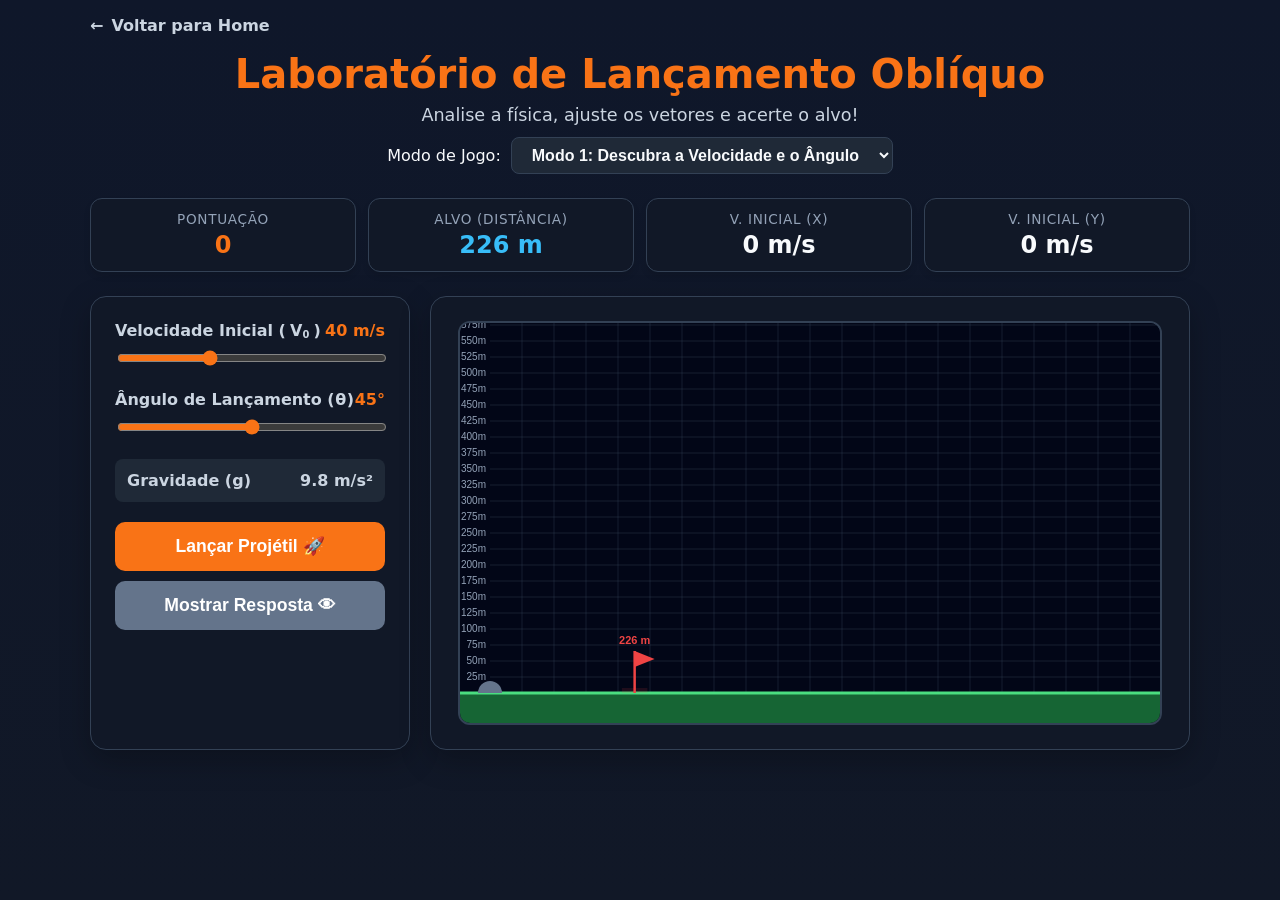
<file: jogos/lancamento-obliquo/index.html>
<!DOCTYPE html>
<html lang="pt-BR">
<head>
<meta charset="UTF-8">
<meta name="viewport" content="width=device-width, initial-scale=1.0">
<title>Simulador de Lançamento Oblíquo</title>
<style>
  :root {
    --bg: #0f172a;
    --panel: #111827;
    --panel2: #1f2937;
    --text: #f8fafc;
    --muted: #cbd5e1;
    --accent: #f97316; 
    --accent-hover: #ea580c;
    --good: #22c55e;
    --bad: #ef4444;
    --border: #334155;
    --grid: #1e293b;
    --ghost: rgba(249, 115, 22, 0.35);
  }

  * { box-sizing: border-box; }
  
  body {
    margin: 0;
    min-height: 100vh;
    font-family: system-ui, -apple-system, Segoe UI, Roboto, Arial, sans-serif;
    background: linear-gradient(180deg, #0f172a, #111827);
    color: var(--text);
    display: flex;
    justify-content: center;
    padding: 16px;
  }

  .app {
    width: min(1100px, 100%);
    display: flex;
    flex-direction: column;
  }

  .home-link {
    display: inline-flex;
    align-items: center;
    gap: 8px;
    color: var(--muted);
    text-decoration: none;
    font-weight: 600;
    margin-bottom: 16px;
    font-size: 1rem;
    transition: color 0.2s;
    align-self: flex-start;
  }
  .home-link:hover { color: #fff; }

  header { text-align: center; margin-bottom: 24px; }
  h1 { margin: 0; font-size: clamp(1.8rem, 4vw, 2.5rem); color: var(--accent); }
  .subtitle { color: var(--muted); font-size: 1.1rem; margin: 8px 0; }

  .diff-controls {
    display: flex; justify-content: center; align-items: center; gap: 10px; margin-top: 12px;
  }
  .diff-controls select {
    background: var(--panel2); color: var(--text); border: 1px solid var(--border);
    padding: 8px 16px; border-radius: 8px; font-weight: 600; outline: none; cursor: pointer; font-size: 1rem;
  }
  .diff-controls select:focus { border-color: var(--accent); }

  .hud {
    display: grid; grid-template-columns: repeat(4, minmax(0, 1fr)); gap: 12px; margin-bottom: 24px;
  }
  .card {
    background: var(--panel); border: 1px solid var(--border); border-radius: 12px;
    padding: 12px; text-align: center; box-shadow: 0 4px 6px rgba(0,0,0,0.1);
  }
  .label { color: #94a3b8; font-size: 0.85rem; text-transform: uppercase; letter-spacing: 0.05em; margin-bottom: 4px; }
  .value { font-weight: 800; font-size: 1.5rem; }
  .value.score { color: var(--accent); }
  .value.target { color: #38bdf8; }

  .game-layout { display: grid; grid-template-columns: 320px 1fr; gap: 20px; }

  .panel-box {
    background: var(--panel); border: 1px solid var(--border); border-radius: 16px;
    padding: 24px; box-shadow: 0 10px 30px rgba(0,0,0,0.25);
  }

  .form-group { margin-bottom: 20px; }
  .form-group label { display: flex; justify-content: space-between; margin-bottom: 8px; font-weight: 600; color: var(--muted); }
  .form-group .val-display { color: var(--accent); font-weight: bold; }
  .math-var { white-space: nowrap; }
  .math-var sub {
    font-size: 0.62em;
    line-height: 0;
    position: relative;
    vertical-align: baseline;
    bottom: -0.22em;
  }
  .fixed-value {
    display: inline-block;
    margin-top: 5px;
    line-height: 1.05;
  }
  .mode2-fixed label {
    display: block;
  }
  .mode2-fixed .val-display {
    display: block;
    text-align: right;
    margin-top: 6px;
    font-size: 1.05rem;
  }
  .mode2-fixed .fixed-tag {
    display: inline;
    margin-left: 5px;
    font-size: 0.8em;
  }
  .answer-tag { color: #38bdf8; font-size: .8em; margin-left: 5px; }

  .fixed-value .fixed-tag {
    display: block;
    color: #94a3b8;
    font-size: 0.72em;
    font-weight: 600;
    margin-top: 3px;
  }
  
  input[type="range"] { width: 100%; accent-color: var(--accent); cursor: pointer; }

  input[type="number"] {
    width: 100%; background: var(--panel2); border: 2px solid var(--border); color: var(--text);
    padding: 12px; border-radius: 8px; outline: none; font-weight: bold; font-size: 1.2rem; text-align: center; transition: 0.2s;
  }
  input[type="number"]:focus { border-color: var(--accent); }

  .btn-submit {
    width: 100%; background: var(--accent); color: #fff; border: 0; padding: 14px;
    border-radius: 10px; font-size: 1.1rem; font-weight: 700; cursor: pointer; margin-top: 10px; transition: 0.2s;
  }
  .btn-submit:hover { background: var(--accent-hover); }
  .btn-submit:disabled { background: #475569; cursor: not-allowed; }

  .canvas-container { display: flex; align-items: center; flex-direction: column; width: 100%; }
  canvas {
    background: #020617; border: 2px solid var(--border); border-radius: 12px;
    max-width: 100%; height: auto; box-shadow: inset 0 0 20px rgba(0,0,0,0.5);
  }

  .feedback {
    margin-top: 20px; border-radius: 8px; padding: 16px; font-size: 1rem; line-height: 1.5; display: none; width: 100%;
    background: var(--panel2); border: 1px solid var(--border);
  }
  .feedback.show { display: block; animation: fadeIn 0.3s ease; }
  .feedback h3 { margin: 0 0 12px 0; font-size: 1.2rem; color: var(--text); border-bottom: 1px solid var(--border); padding-bottom: 8px; }
  .math-grid { display: grid; grid-template-columns: 1fr 1fr; gap: 12px; margin-top: 12px; }
  .math-box { background: #0f172a; padding: 10px; border-radius: 8px; font-family: monospace; font-size: 0.95rem; }
  .math-box span { color: var(--accent); font-weight: bold; }

  @keyframes fadeIn { from { opacity: 0; transform: translateY(5px); } to { opacity: 1; transform: translateY(0); } }

  @media (max-width: 900px) {
    .game-layout { grid-template-columns: 1fr; }
    .hud { grid-template-columns: repeat(2, 1fr); }
  }
</style>
</head>
<body>

<div class="app">
  <a href="../../index.html" class="home-link"><span>←</span> Voltar para Home</a>

  <header>
    <h1>Laboratório de Lançamento Oblíquo</h1>
    <div class="subtitle">Analise a física, ajuste os vetores e acerte o alvo!</div>
    <div class="diff-controls">
      <label for="game-mode">Modo de Jogo:</label>
      <select id="game-mode">
        <option value="1">Modo 1: Descubra a Velocidade e o Ângulo</option>
        <option value="2">Modo 2: Estime o Alcance (Distância X)</option>
      </select>
    </div>
  </header>

  <section class="hud">
    <div class="card"><div class="label">Pontuação</div><div class="value score" id="ui-score">0</div></div>
    <div class="card"><div class="label">Alvo (Distância)</div><div class="value target" id="ui-target">0 m</div></div>
    <div class="card"><div class="label">V. Inicial (x)</div><div class="value" id="ui-vx">0 m/s</div></div>
    <div class="card"><div class="label">V. Inicial (y)</div><div class="value" id="ui-vy">0 m/s</div></div>
  </section>

  <main class="game-layout">
    <!-- Painel de Controles -->
    <div class="panel-box">
      <div id="controls-sliders">
        <div class="form-group" id="group-vel">
          <label>Velocidade Inicial (<span class="math-var">V<sub>0</sub></span>) <span class="val-display" id="val-vel">40 m/s</span></label>
          <input type="range" id="input-vel" min="10" max="100" value="40" step="1">
        </div>

        <div class="form-group" id="group-angle">
          <label>Ângulo de Lançamento (<span class="math-var">&theta;</span>) <span class="val-display" id="val-angle">45&deg;</span></label>
          <input type="range" id="input-angle" min="0" max="90" value="45" step="1">
        </div>
      </div>

      <div class="form-group" id="controls-guess" style="display: none; background: rgba(56, 189, 248, 0.1); padding: 12px; border-radius: 8px; border: 1px solid rgba(56, 189, 248, 0.3);">
        <label style="color: #38bdf8;">Sua Estimativa de Alcance (m):</label>
        <input type="number" id="input-guess" placeholder="Ex: 250">
      </div>

      <div class="form-group" style="background: var(--panel2); padding: 12px; border-radius: 8px;">
        <label style="margin-bottom: 0;">Gravidade (g) <span style="color: #cbd5e1;">9.8 m/s&sup2;</span></label>
      </div>

      <button class="btn-submit" id="btn-fire">Lançar Projétil 🚀</button>
      <button class="btn-submit" id="btn-show-answer" style="display: none; background: #64748b;">Mostrar Resposta 👁</button>
      <button class="btn-submit" id="btn-next" style="display: none; background: #3b82f6;">Novo Desafio ➔</button>
    </div>

    <!-- Painel do Canvas e Física -->
    <div class="canvas-container panel-box">
      <canvas id="sim-canvas" width="700" height="400"></canvas>
      
      <div class="feedback" id="feedback">
        <h3 id="feedback-title">Análise do Lançamento</h3>
        <div class="math-grid">
          <div class="math-box" id="calc-v0x">
            <strong>1. Componente horizontal</strong><br>
            V<sub>0x</sub> = V<sub>0</sub> · cos(θ)<br>
            V<sub>0x</sub> = <span id="res-v0x">0</span> m/s
          </div>
          <div class="math-box" id="calc-v0y">
            <strong>2. Componente vertical</strong><br>
            V<sub>0y</sub> = V<sub>0</sub> · sen(θ)<br>
            V<sub>0y</sub> = <span id="res-v0y">0</span> m/s
          </div>
          <div class="math-box" id="calc-t">
            <strong>3. Tempo total de voo</strong><br>
            t = 2 · V<sub>0y</sub> / g<br>
            t = <span id="res-t">0</span> s
          </div>
          <div class="math-box" id="calc-r">
            <strong>4. Alcance horizontal</strong><br>
            A = V<sub>0x</sub> · t<br>
            A = <span id="res-r">0</span> m
          </div>
          <div class="math-box" id="calc-h" style="grid-column: 1 / -1; text-align: center;">
            <strong>5. Altura máxima</strong><br>
            H = V<sub>0y</sub><sup>2</sup> / (2g)<br>
            H = <span id="res-h">0</span> m
          </div>
        </div>
      </div>
    </div>
  </main>
</div>

<script>
"use strict";

const canvas = document.getElementById("sim-canvas");
const ctx = canvas.getContext("2d");

const ui = {
  mode: document.getElementById("game-mode"),
  score: document.getElementById("ui-score"),
  target: document.getElementById("ui-target"),
  vx: document.getElementById("ui-vx"),
  vy: document.getElementById("ui-vy"),
  slidersDiv: document.getElementById("controls-sliders"),
  guessDiv: document.getElementById("controls-guess"),
  vel: document.getElementById("input-vel"),
  angle: document.getElementById("input-angle"),
  guess: document.getElementById("input-guess"),
  valVel: document.getElementById("val-vel"),
  valAngle: document.getElementById("val-angle"),
  groupVel: document.getElementById("group-vel"),
  groupAngle: document.getElementById("group-angle"),
  btnFire: document.getElementById("btn-fire"),
  btnShowAnswer: document.getElementById("btn-show-answer"),
  btnNext: document.getElementById("btn-next"),
  feedback: document.getElementById("feedback"),
  mathGrid: document.querySelector(".math-grid"),
  fTitle: document.getElementById("feedback-title"),
  resV0x: document.getElementById("res-v0x"),
  resV0y: document.getElementById("res-v0y"),
  resT: document.getElementById("res-t"),
  resR: document.getElementById("res-r"),
  resH: document.getElementById("res-h"),
  calcV0x: document.getElementById("calc-v0x"),
  calcV0y: document.getElementById("calc-v0y"),
  calcT: document.getElementById("calc-t"),
  calcR: document.getElementById("calc-r"),
  calcH: document.getElementById("calc-h")
};

let score = 0;
let targetDistance = 0;
const gravity = 9.8;
const groundY = canvas.height - 30;
const originX = 30;
let pixelsPerMeter = 1;

let animationId = null;
let projectile = null;
let currentTrail = [];
let pastAttempts = []; // Armazena histórico de chutes
let attemptCount = 0;

ui.vel.addEventListener("input", () => {
  ui.valVel.innerHTML = ui.mode.value === "2"
    ? `${ui.vel.value} m/s<span class="fixed-tag">Fixo</span>`
    : `${ui.vel.value} m/s`;
});
ui.angle.addEventListener("input", () => {
  ui.valAngle.innerHTML = ui.mode.value === "2"
    ? `${ui.angle.value}&deg;<span class="fixed-tag">Fixo</span>`
    : `${ui.angle.value}&deg;`;
});
ui.mode.addEventListener("change", initRound);

function updateMode2Layout() {
  const fixed = ui.mode.value === "2";
  ui.groupVel.classList.toggle("mode2-fixed", fixed);
  ui.groupAngle.classList.toggle("mode2-fixed", fixed);
}

function initRound() {
  updateMode2Layout();
  pastAttempts = [];
  attemptCount = 0;
  
  if (ui.mode.value === "1") {
    // Modo 1: Achar Força e Ângulo
    ui.vel.disabled = false;
    ui.angle.disabled = false;
    ui.guessDiv.style.display = "none";
    
    targetDistance = Math.floor(Math.random() * 850) + 50;
    ui.target.textContent = `${targetDistance} m`;
  } else {
    // Modo 2: Achar Distância (Alcance)
    ui.vel.disabled = true;
    ui.angle.disabled = true;
    ui.guessDiv.style.display = "block";
    ui.guess.value = "";
    
    ui.vel.value = Math.floor(Math.random() * 60) + 30;
    ui.angle.value = Math.floor(Math.random() * 60) + 15;
    ui.valVel.innerHTML = `${ui.vel.value} m/s<span class="fixed-tag">Fixo</span>`;
    ui.valAngle.innerHTML = `${ui.angle.value}&deg;<span class="fixed-tag">Fixo</span>`;
    
    targetDistance = 0;
    ui.target.textContent = `Estimativa`;
  }
  
  pixelsPerMeter = (canvas.width - 60) / 1000; // Escala inicial padrão (1000m)
  
  if (animationId) { cancelAnimationFrame(animationId); animationId = null; }
  projectile = null;
  currentTrail = [];
  ui.feedback.classList.remove("show");
  ui.mathGrid.style.display = "none";
  ui.btnFire.style.display = "block";
  ui.btnFire.disabled = false;
  ui.btnNext.style.display = "none";
  ui.btnShowAnswer.style.display = "block";
  ui.vx.textContent = "0 m/s";
  ui.vy.textContent = "0 m/s";

  drawScene();
}

function fire() {
  if (ui.mode.value === "2" && ui.guess.value === "") {
    alert("Insira sua estimativa de alcance antes de lançar!");
    return;
  }

  ui.btnFire.disabled = true;
  ui.feedback.classList.remove("show");

  // O histórico de lançamentos é usado apenas no Modo 1.
  if (ui.mode.value === "1" && currentTrail.length > 0) {
    pastAttempts.push({ trail: currentTrail, number: attemptCount });
  }

  attemptCount++;
  currentTrail = [];

  const v0 = parseFloat(ui.vel.value);
  const angleDeg = parseFloat(ui.angle.value);
  const angleRad = angleDeg * (Math.PI / 180);

  const v0x = v0 * Math.cos(angleRad);
  const v0y = v0 * Math.sin(angleRad);

  ui.vx.textContent = `${v0x.toFixed(1)} m/s`;
  ui.vy.textContent = `${v0y.toFixed(1)} m/s`;

  // No Modo 2, a bandeira representa a estimativa do aluno.
  if (ui.mode.value === "2") {
    targetDistance = parseFloat(ui.guess.value);
  }

  projectile = { x: 0, y: 0, vx: v0x, vy: v0y, time: 0 };

  // Ajusta escala dinamicamente para caber o voo e o alvo
  const expectedRange = (v0x * (2 * v0y / gravity));
  const maxVisualRange = Math.max(expectedRange, targetDistance, 200);
  pixelsPerMeter = (canvas.width - 60) / (maxVisualRange * 1.1); // 10% de margem

  if (animationId) cancelAnimationFrame(animationId);
  lastTime = performance.now();
  animate(lastTime);
}

let lastTime = 0;
function animate(now) {
  const dt = (now - lastTime) / 1000; 
  lastTime = now;
  
  const simSpeed = 2.0; 
  projectile.time += dt * simSpeed;

  projectile.x = projectile.vx * projectile.time;
  projectile.y = (projectile.vy * projectile.time) - (0.5 * gravity * Math.pow(projectile.time, 2));

  const currentVy = projectile.vy - (gravity * projectile.time);

  if (projectile.y >= 0) currentTrail.push({ x: projectile.x, y: projectile.y });

  drawScene(currentVy);

  if (projectile.y <= 0 && projectile.time > 0.1) {
    projectile.y = 0; 
    drawScene(currentVy); 
    showResults();
    return;
  }

  animationId = requestAnimationFrame(animate);
}


function drawScene(currentVy = 0) {
  ctx.fillStyle = "#020617";
  ctx.fillRect(0, 0, canvas.width, canvas.height);

  // Grade Matemática (Marcadores 50m em X e 25m em Y)
  ctx.strokeStyle = "rgba(51, 65, 85, 0.4)";
  ctx.fillStyle = "#94a3b8";
  ctx.font = "10px sans-serif";
  ctx.lineWidth = 1;
  ctx.textAlign = "center";
  
  // Grade X (50m)
  const maxMetersX = canvas.width / pixelsPerMeter;
  for (let m = 50; m < maxMetersX; m += 50) {
    const px = originX + (m * pixelsPerMeter);
    ctx.beginPath(); ctx.moveTo(px, 0); ctx.lineTo(px, groundY); ctx.stroke();
    ctx.fillText(`${m}m`, px, groundY + 14);
  }

  // Grade Y (25m)
  const maxMetersY = groundY / pixelsPerMeter;
  ctx.textAlign = "right";
  ctx.textBaseline = "middle";
  for (let m = 25; m < maxMetersY; m += 25) {
    const py = groundY - (m * pixelsPerMeter);
    ctx.beginPath(); ctx.moveTo(originX, py); ctx.lineTo(canvas.width, py); ctx.stroke();
    ctx.fillText(`${m}m`, originX - 4, py);
  }

  // Chão Base
  ctx.fillStyle = "#166534";
  ctx.fillRect(0, groundY, canvas.width, canvas.height - groundY);
  ctx.strokeStyle = "#4ade80";
  ctx.lineWidth = 3;
  ctx.beginPath(); ctx.moveTo(0, groundY); ctx.lineTo(canvas.width, groundY); ctx.stroke();

  // Canhão Base
  ctx.fillStyle = "#64748b";
  ctx.beginPath(); ctx.arc(originX, groundY, 12, Math.PI, 0); ctx.fill();
  
  // Desenha chutes anteriores somente no Modo 1.
  if (ui.mode.value === "1") pastAttempts.forEach((attempt) => {
    ctx.strokeStyle = "rgba(249, 115, 22, 0.35)";
    ctx.lineWidth = 2;
    ctx.setLineDash([4, 4]);
    ctx.beginPath();
    attempt.trail.forEach((pt, i) => {
      const px = originX + (pt.x * pixelsPerMeter);
      const py = groundY - (pt.y * pixelsPerMeter);
      if (i === 0) ctx.moveTo(px, py); else ctx.lineTo(px, py);
    });
    ctx.stroke();
    
    // Rótulo do Chute (L1, L2, etc)
    const lastPt = attempt.trail[attempt.trail.length - 1];
    if (lastPt) {
      const px = originX + (lastPt.x * pixelsPerMeter);
      const py = groundY - (lastPt.y * pixelsPerMeter) - 10;
      ctx.fillStyle = "rgba(249, 115, 22, 0.6)";
      ctx.font = "bold 11px sans-serif";
      ctx.textAlign = "center";
      ctx.fillText(`C${attempt.number}`, px, py);
    }
  });

  // Rastro Atual
  ctx.strokeStyle = "rgba(249, 115, 22, 0.8)";
  ctx.lineWidth = 3;
  ctx.setLineDash([5, 5]);
  ctx.beginPath();
  for (let i = 0; i < currentTrail.length; i++) {
    const px = originX + (currentTrail[i].x * pixelsPerMeter);
    const py = groundY - (currentTrail[i].y * pixelsPerMeter);
    if (i === 0) ctx.moveTo(px, py); else ctx.lineTo(px, py);
  }
  ctx.stroke();
  ctx.setLineDash([]);

  // Projétil Atual
  if (projectile) {
    const px = originX + (projectile.x * pixelsPerMeter);
    const py = groundY - (projectile.y * pixelsPerMeter);
    
    ctx.fillStyle = "#f8fafc";
    ctx.beginPath(); ctx.arc(px, py, 6, 0, Math.PI * 2); ctx.fill();

    if (projectile.y > 0) {
      drawVector(px, py, projectile.vx, 0, "#38bdf8"); // Vx
      drawVector(px, py, 0, currentVy, "#22c55e");     // Vy
    }
  }

  // Modo 1: alvo solicitado. Modo 2: estimativa do aluno.
  drawTargetFlag();
}

function drawTargetFlag() {
  if (!Number.isFinite(targetDistance) || targetDistance <= 0) return;

  const x = originX + targetDistance * pixelsPerMeter;
  if (x < originX || x > canvas.width) return;

  const flagColor = ui.mode.value === "1" ? "#ef4444" : "#38bdf8";

  ctx.save();
  ctx.strokeStyle = flagColor;
  ctx.fillStyle = flagColor;
  ctx.lineWidth = 2.5;

  // Faixa de tolerância de 20 m.
  ctx.fillStyle = ui.mode.value === "1"
    ? "rgba(239, 68, 68, 0.12)"
    : "rgba(56, 189, 248, 0.12)";
  const tolerancePx = 20 * pixelsPerMeter;
  ctx.fillRect(x - tolerancePx, groundY - 5, tolerancePx * 2, 5);

  // Haste.
  ctx.strokeStyle = flagColor;
  ctx.beginPath();
  ctx.moveTo(x, groundY);
  ctx.lineTo(x, groundY - 42);
  ctx.stroke();

  // Bandeira.
  ctx.fillStyle = flagColor;
  ctx.beginPath();
  ctx.moveTo(x, groundY - 42);
  ctx.lineTo(x + 20, groundY - 34);
  ctx.lineTo(x, groundY - 26);
  ctx.closePath();
  ctx.fill();

  // Rótulo.
  ctx.font = "bold 11px sans-serif";
  ctx.textAlign = "center";
  ctx.textBaseline = "bottom";
  ctx.fillText(`${targetDistance.toFixed(0)} m`, x, groundY - 47);
  ctx.restore();
}

function drawVector(startX, startY, vx, vy, color) {
  const vecScale = 0.5; 
  const endX = startX + (vx * vecScale);
  const endY = startY - (vy * vecScale); 

  ctx.strokeStyle = color;
  ctx.lineWidth = 2;
  ctx.beginPath(); ctx.moveTo(startX, startY); ctx.lineTo(endX, endY); ctx.stroke();
  
  const angle = Math.atan2(startY - endY, startX - endX);
  ctx.fillStyle = color;
  ctx.beginPath();
  ctx.moveTo(endX, endY);
  ctx.lineTo(endX + 6 * Math.cos(angle - Math.PI/6), endY + 6 * Math.sin(angle - Math.PI/6));
  ctx.lineTo(endX + 6 * Math.cos(angle + Math.PI/6), endY + 6 * Math.sin(angle + Math.PI/6));
  ctx.fill();
}

function renderFullCalculation(v0, angleDeg, v0x, v0y, t, range, hMax) {
  ui.calcV0x.innerHTML = `<strong>1. Componente horizontal</strong><br>V<sub>0x</sub> = V<sub>0</sub> · cos(θ)<br>V<sub>0x</sub> = ${v0} · cos(${angleDeg}°)<br>V<sub>0x</sub> = <span>${v0x.toFixed(2)} m/s</span>`;
  ui.calcV0y.innerHTML = `<strong>2. Componente vertical</strong><br>V<sub>0y</sub> = V<sub>0</sub> · sen(θ)<br>V<sub>0y</sub> = ${v0} · sen(${angleDeg}°)<br>V<sub>0y</sub> = <span>${v0y.toFixed(2)} m/s</span>`;
  ui.calcT.innerHTML = `<strong>3. Tempo total de voo</strong><br>t = 2 · V<sub>0y</sub> / g<br>t = 2 · ${v0y.toFixed(2)} / 9,8<br>t = <span>${t.toFixed(2)} s</span>`;
  ui.calcR.innerHTML = `<strong>4. Alcance horizontal</strong><br>A = V<sub>0x</sub> · t<br>A = ${v0x.toFixed(2)} · ${t.toFixed(2)}<br>A = <span>${range.toFixed(2)} m</span>`;
  ui.calcH.innerHTML = `<strong>5. Altura máxima</strong><br>H = V<sub>0y</sub><sup>2</sup> / (2g)<br>H = (${v0y.toFixed(2)})² / (2 · 9,8)<br>H = <span>${hMax.toFixed(2)} m</span>`;
}
function calculatePhysics() {
  const v0 = parseFloat(ui.vel.value);
  const angleDeg = parseFloat(ui.angle.value);
  const angleRad = angleDeg * (Math.PI / 180);
  const v0x = v0 * Math.cos(angleRad);
  const v0y = v0 * Math.sin(angleRad);
  const t = (2 * v0y) / gravity;
  const range = v0x * t;
  const hMax = Math.pow(v0y, 2) / (2 * gravity);
  return { v0, angleDeg, v0x, v0y, t, range, hMax };
}

function showResults() {
  const data = calculatePhysics();

  if (ui.mode.value === "2") {
    const guess = parseFloat(ui.guess.value);
    const diff = Math.abs(data.range - guess);

    if (diff <= 20) {
      renderFullCalculation(data.v0, data.angleDeg, data.v0x, data.v0y, data.t, data.range, data.hMax);
      ui.mathGrid.style.display = "grid";
      ui.fTitle.innerHTML = "🎯 Estimativa correta! Resultado do lançamento:";
      ui.fTitle.style.color = "var(--good)";
      score += 100;
      ui.btnFire.style.display = "none";
      ui.btnShowAnswer.style.display = "none";
      ui.btnNext.style.display = "block";
    } else {
      ui.mathGrid.style.display = "none";
      ui.fTitle.innerHTML = "❌ Ainda não! O projétil caiu antes ou depois da sua bandeira. Tente outra estimativa.";
      ui.fTitle.style.color = "var(--bad)";
      score = Math.max(0, score - 20);
      ui.btnFire.disabled = false;
      ui.btnShowAnswer.style.display = "block";
    }
  } else {
    ui.resV0x.textContent = data.v0x.toFixed(2);
    ui.resV0y.textContent = data.v0y.toFixed(2);
    ui.resT.textContent = data.t.toFixed(2);
    ui.resR.textContent = data.range.toFixed(2);
    ui.resH.textContent = data.hMax.toFixed(2);

    const diff = Math.abs(data.range - targetDistance);
    if (diff <= 20) {
      ui.fTitle.innerHTML = "🎯 Alvo Atingido com Sucesso!";
      ui.fTitle.style.color = "var(--good)";
      score += 100;
      ui.btnFire.style.display = "none";
      ui.btnShowAnswer.style.display = "none";
      ui.btnNext.style.display = "block";
    } else {
      ui.fTitle.innerHTML = `❌ O projétil caiu a ${data.range.toFixed(1)}m. Você errou por ${diff.toFixed(1)}m! Ajuste e tente novamente.`;
      ui.fTitle.style.color = "var(--bad)";
      score = Math.max(0, score - 20);
      ui.btnFire.disabled = false;
    }
  }

  ui.score.textContent = score;
  ui.feedback.classList.add("show");
  drawScene();
}

function showAnswer() {
  let data;

  if (ui.mode.value === "1") {
    // Modo 1: a resposta NÃO usa o último chute do aluno.
    // É calculada uma solução canônica que atinge exatamente o alvo: θ = 45°.
    const answerAngle = 45;
    const answerV0 = Math.sqrt(targetDistance * gravity);
    const angleRad = answerAngle * Math.PI / 180;
    const answerV0x = answerV0 * Math.cos(angleRad);
    const answerV0y = answerV0 * Math.sin(angleRad);
    const answerT = (2 * answerV0y) / gravity;
    const answerRange = answerV0x * answerT;
    const answerH = Math.pow(answerV0y, 2) / (2 * gravity);

    data = {
      v0: answerV0,
      angleDeg: answerAngle,
      v0x: answerV0x,
      v0y: answerV0y,
      t: answerT,
      range: answerRange,
      hMax: answerH
    };

    // Mantém os controles sincronizados com a solução demonstrada.
    ui.vel.value = Math.min(100, Math.max(10, answerV0)).toFixed(1);
    ui.angle.value = answerAngle;
    ui.valVel.innerHTML = `${answerV0.toFixed(1)} m/s <span class="answer-tag">Resposta</span>`;
    ui.valAngle.innerHTML = `${answerAngle}&deg; <span class="answer-tag">Resposta</span>`;
    ui.vx.textContent = `${answerV0x.toFixed(1)} m/s`;
    ui.vy.textContent = `${answerV0y.toFixed(1)} m/s`;

    // O alvo continua sendo o valor solicitado pelo exercício.
    pixelsPerMeter = (canvas.width - 60) / (targetDistance * 1.1);
  } else {
    // Modo 2: a resposta usa os parâmetros fixos do desafio.
    data = calculatePhysics();

    // A bandeira continua no chute do aluno, não na resposta real.
    const guess = parseFloat(ui.guess.value);
    if (Number.isFinite(guess) && guess > 0) {
      targetDistance = guess;
    }

    pixelsPerMeter = (canvas.width - 60) / (Math.max(data.range, targetDistance, 200) * 1.1);
  }

  // Gera somente a trajetória da solução demonstrada.
  currentTrail = [];
  const steps = 120;
  for (let i = 0; i <= steps; i++) {
    const tPoint = data.t * (i / steps);
    currentTrail.push({
      x: data.v0x * tPoint,
      y: Math.max(0, data.v0y * tPoint - 0.5 * gravity * tPoint * tPoint)
    });
  }

  projectile = {
    x: data.range,
    y: 0,
    vx: data.v0x,
    vy: data.v0y - gravity * data.t,
    time: data.t
  };

  renderFullCalculation(
    data.v0, data.angleDeg, data.v0x, data.v0y,
    data.t, data.range, data.hMax
  );
  ui.mathGrid.style.display = "grid";

  if (ui.mode.value === "1") {
    ui.fTitle.innerHTML = `📘 Demonstração da solução — alcance pedido: <strong>${targetDistance.toFixed(1)} m</strong>`;
  } else {
    ui.fTitle.innerHTML = `📘 Resolução completa — alcance real = <strong>${data.range.toFixed(1)} m</strong>`;
  }

  ui.fTitle.style.color = "var(--accent)";
  score = Math.max(0, score - 20);
  ui.score.textContent = score;
  ui.btnFire.style.display = "none";
  ui.btnShowAnswer.style.display = "none";
  ui.btnNext.style.display = "block";
  ui.feedback.classList.add("show");
  drawScene();
}

ui.btnFire.addEventListener("click", fire);
ui.btnShowAnswer.addEventListener("click", showAnswer);
ui.btnNext.addEventListener("click", initRound);

initRound();
</script>
</body>
</html>
</file>
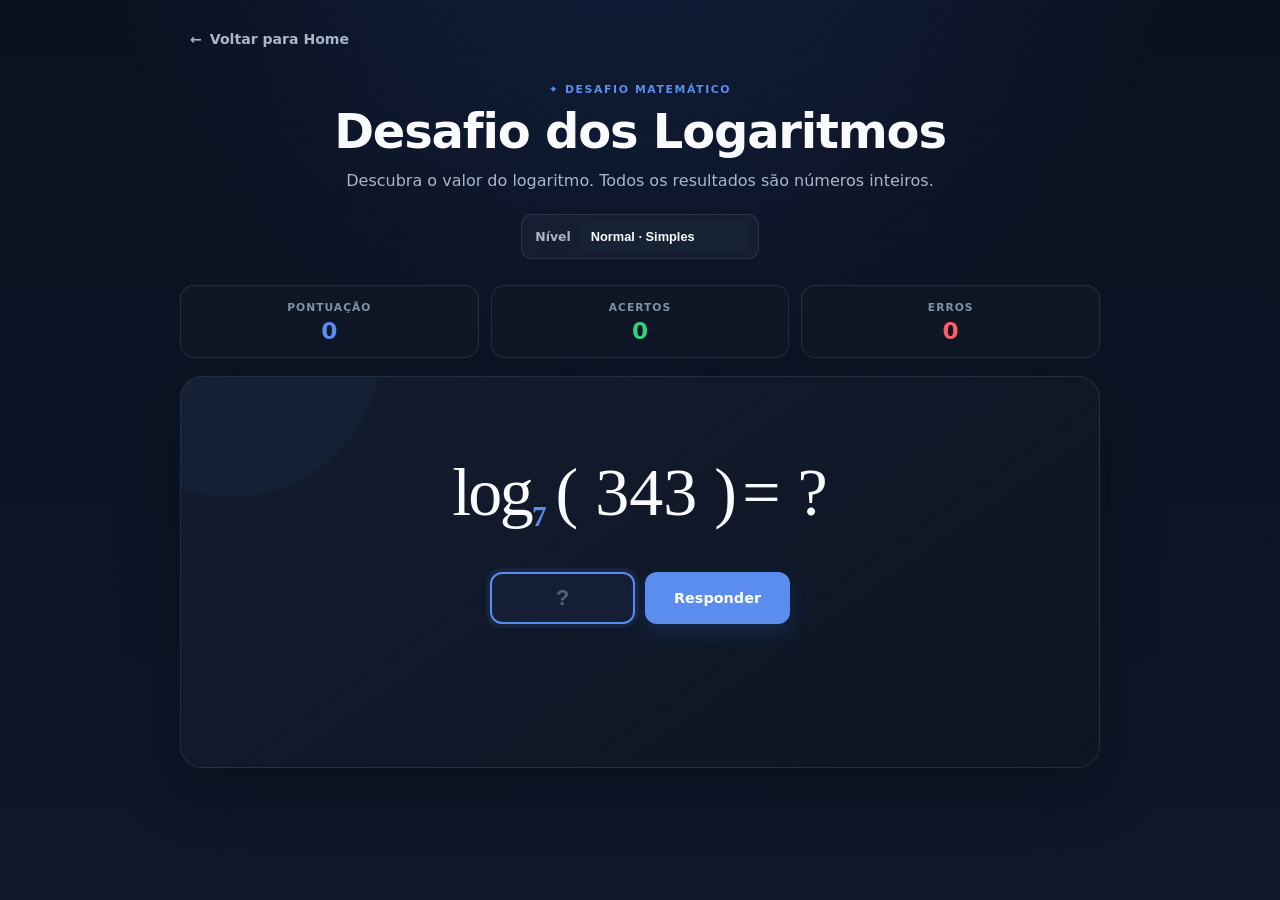
<file: jogos/pratica-logaritmos/index.html>
<!DOCTYPE html>

<html lang="pt-BR">

<head>


<meta charset="UTF-8">

<meta
    name="viewport"
    content="width=device-width, initial-scale=1.0"
>

<meta
    name="description"
    content="Desafio interativo de logaritmos com exercícios de diferentes níveis."
>

<title>Desafio dos Logaritmos</title>

<style>

    /* =====================================================
       VARIÁVEIS
       ===================================================== */

    :root {

        --bg: #0b1120;
        --bg-soft: #111827;

        --panel: rgba(17, 24, 39, 0.88);
        --panel-light: #182235;

        --text: #f8fafc;
        --muted: #aab6c8;

        --primary: #5b8def;
        --primary-hover: #4778df;

        --primary-soft: rgba(91, 141, 239, 0.12);

        --success: #35d07f;
        --success-soft: rgba(53, 208, 127, 0.10);

        --danger: #ff5d68;
        --danger-soft: rgba(255, 93, 104, 0.10);

        --border: rgba(148, 163, 184, 0.16);

        --radius: 18px;

        --shadow:
            0 20px 60px rgba(0, 0, 0, 0.28);
    }


    /* =====================================================
       RESET
       ===================================================== */

    * {
        box-sizing: border-box;
    }


    html {
        scroll-behavior: smooth;
    }


    body {

        margin: 0;

        min-height: 100vh;

        font-family:
            Inter,
            ui-sans-serif,
            system-ui,
            -apple-system,
            BlinkMacSystemFont,
            "Segoe UI",
            sans-serif;

        background:
            radial-gradient(
                circle at 50% -20%,
                rgba(59, 130, 246, 0.14),
                transparent 45%
            ),
            linear-gradient(
                180deg,
                var(--bg),
                #0f172a
            );

        color: var(--text);

        padding: 24px;

        display: flex;
        justify-content: center;
    }


    /* =====================================================
       APP
       ===================================================== */

    .app {

        width: min(920px, 100%);

        display: flex;
        flex-direction: column;
    }


    /* =====================================================
       HOME
       ===================================================== */

    .home-link {

        align-self: flex-start;

        display: inline-flex;

        align-items: center;

        gap: 8px;

        color: var(--muted);

        text-decoration: none;

        font-size: 0.88rem;

        font-weight: 650;

        padding: 7px 10px;

        margin-bottom: 24px;

        border-radius: 8px;

        transition:
            color 0.2s ease,
            background 0.2s ease;
    }


    .home-link:hover {

        color: var(--text);

        background: rgba(255,255,255,0.05);
    }


    /* =====================================================
       HEADER
       ===================================================== */

    header {

        text-align: center;

        margin-bottom: 26px;
    }


    .eyebrow {

        display: inline-flex;

        align-items: center;

        gap: 7px;

        color: var(--primary);

        font-size: 0.68rem;

        font-weight: 800;

        letter-spacing: 1.6px;

        text-transform: uppercase;

        margin-bottom: 9px;
    }


    h1 {

        margin: 0;

        font-size:
            clamp(2rem, 5vw, 3rem);

        line-height: 1.1;

        letter-spacing: -1.2px;
    }


    .subtitle {

        max-width: 620px;

        margin:
            11px auto 20px;

        color: var(--muted);

        font-size:
            clamp(0.9rem, 2vw, 1rem);

        line-height: 1.55;
    }


    /* =====================================================
       DIFICULDADE
       ===================================================== */

    .difficulty-wrapper {

        display: inline-flex;

        align-items: center;

        gap: 10px;

        background: rgba(255,255,255,0.035);

        border: 1px solid var(--border);

        padding: 6px 8px 6px 13px;

        border-radius: 11px;
    }


    .difficulty-wrapper label {

        color: var(--muted);

        font-size: 0.78rem;

        font-weight: 650;
    }


    .difficulty-wrapper select {

        appearance: none;

        border: 0;

        outline: 0;

        color: var(--text);

        background:
            var(--panel-light);

        border-radius: 7px;

        padding:
            8px 31px 8px 10px;

        font-size: 0.8rem;

        font-weight: 700;

        cursor: pointer;
    }


    .difficulty-wrapper select:focus {

        box-shadow:
            0 0 0 2px
            rgba(91,141,239,0.35);
    }


    /* =====================================================
       HUD
       ===================================================== */

    .hud {

        display: grid;

        grid-template-columns:
            repeat(3, 1fr);

        gap: 12px;

        margin-bottom: 18px;
    }


    .hud-card {

        background: var(--panel);

        border:
            1px solid var(--border);

        border-radius: 14px;

        padding: 15px 18px;

        text-align: center;

        backdrop-filter: blur(10px);
    }


    .hud-label {

        color: #8290a5;

        font-size: 0.67rem;

        font-weight: 800;

        text-transform: uppercase;

        letter-spacing: 1px;

        margin-bottom: 5px;
    }


    .hud-value {

        font-size: 1.45rem;

        line-height: 1;

        font-weight: 850;
    }


    .score {
        color: var(--primary);
    }


    .hits {
        color: var(--success);
    }


    .misses {
        color: var(--danger);
    }


    /* =====================================================
       GAME PANEL
       ===================================================== */

    .game-panel {

        background:
            linear-gradient(
                145deg,
                rgba(20, 29, 46, 0.96),
                rgba(14, 22, 37, 0.96)
            );

        border:
            1px solid var(--border);

        border-radius: 22px;

        padding:
            clamp(30px, 6vw, 55px)
            clamp(18px, 5vw, 45px);

        text-align: center;

        box-shadow: var(--shadow);

        position: relative;

        overflow: hidden;
    }


    .game-panel::before {

        content: "";

        position: absolute;

        width: 300px;
        height: 300px;

        border-radius: 50%;

        background:
            rgba(59,130,246,0.045);

        top: -180px;
        left: -100px;

        pointer-events: none;
    }


    /* =====================================================
       EXPRESSÃO MATEMÁTICA
       ===================================================== */

    .equation-wrapper {

        min-height: 130px;

        display: flex;

        align-items: center;
        justify-content: center;

        overflow-x: auto;

        padding:
            10px 4px 18px;

        scrollbar-width: thin;
    }


    .equation {

        position: relative;

        z-index: 1;

        display: inline-flex;

        align-items: center;

        justify-content: center;

        flex-wrap: wrap;

        gap: 0.08em;

        color: var(--text);

        font-family:
            "Cambria Math",
            "STIX Two Math",
            "Times New Roman",
            serif;

        font-size:
            clamp(2.25rem, 7vw, 4.25rem);

        font-weight: 500;

        line-height: 1.25;

        white-space: nowrap;
    }


    /* =====================================================
       LOGARITMO
       ===================================================== */

    .math-log {

        display: inline-flex;

        align-items: baseline;

        position: relative;

        margin-right: 0.05em;
    }


    .math-log .log-word {

        font-style: normal;

        letter-spacing: -0.04em;
    }


    .math-log .log-base {

        font-family:
            "Cambria Math",
            "Times New Roman",
            serif;

        font-size: 0.43em;

        line-height: 1;

        position: relative;

        top: 0.36em;

        margin-left: 0.04em;

        color: var(--primary);

        font-weight: 650;
    }


    /* =====================================================
       EXPOENTE
       ===================================================== */

    .math-sup {

        font-size: 0.52em;

        line-height: 0;

        position: relative;

        top: -0.38em;

        margin-left: 0.02em;
    }


    /* =====================================================
       RAIZ QUADRADA
       ===================================================== */

    .sqrt {

        display: inline-flex;

        align-items: flex-start;

        position: relative;

        margin:
            0 0.06em;

        vertical-align: middle;
    }


    .sqrt-symbol {

        font-family:
            "Times New Roman",
            serif;

        font-size: 1.08em;

        line-height: 0.92;

        font-weight: 400;

        margin-right: -0.015em;

        transform:
            translateY(0.045em);
    }


    .sqrt-content {

        display: inline-flex;

        align-items: center;

        border-top:
            0.065em solid currentColor;

        padding:
            0.04em 0.10em 0 0.07em;

        min-height:
            0.78em;
    }


    /* =====================================================
       PARÊNTESES
       ===================================================== */

    .math-parentheses {

        display: inline-flex;

        align-items: center;

        gap: 0.01em;
    }


    /* =====================================================
       OPERADORES
       ===================================================== */

    .operator {

        display: inline-block;

        margin:
            0 0.08em;

        color: #d8dfeb;

        font-family:
            "Cambria Math",
            "Times New Roman",
            serif;
    }


    /* =====================================================
       INPUT
       ===================================================== */

    .input-group {

        display: flex;

        justify-content: center;

        align-items: stretch;

        gap: 10px;

        margin-top: 10px;

        position: relative;

        z-index: 2;
    }


    #answer-input {

        width: 145px;

        height: 52px;

        background:
            rgba(255,255,255,0.045);

        border:
            2px solid #334155;

        border-radius: 12px;

        outline: none;

        color: var(--text);

        font-size: 1.35rem;

        font-weight: 800;

        text-align: center;

        transition:
            border-color 0.2s ease,
            background 0.2s ease,
            box-shadow 0.2s ease;
    }


    #answer-input::placeholder {

        color: #64748b;

        opacity: 0.8;
    }


    #answer-input:focus {

        border-color: var(--primary);

        background:
            rgba(91,141,239,0.06);

        box-shadow:
            0 0 0 4px
            rgba(91,141,239,0.10);
    }


    #answer-input:disabled {

        opacity: 0.65;

        cursor: not-allowed;
    }


    #answer-input::-webkit-inner-spin-button,
    #answer-input::-webkit-outer-spin-button {

        -webkit-appearance: none;

        margin: 0;
    }


    #answer-input {

        -moz-appearance: textfield;
    }


    /* =====================================================
       BOTÕES
       ===================================================== */

    button {

        font-family: inherit;
    }


    .primary {

        min-width: 145px;

        height: 52px;

        padding:
            0 22px;

        border: 0;

        border-radius: 12px;

        background:
            var(--primary);

        color: white;

        font-size: 0.9rem;

        font-weight: 800;

        cursor: pointer;

        box-shadow:
            0 8px 20px
            rgba(59,130,246,0.18);

        transition:
            transform 0.2s ease,
            background 0.2s ease,
            box-shadow 0.2s ease;
    }


    .primary:hover:not(:disabled) {

        background:
            var(--primary-hover);

        transform:
            translateY(-1px);

        box-shadow:
            0 11px 24px
            rgba(59,130,246,0.25);
    }


    .primary:active:not(:disabled) {

        transform:
            translateY(0);
    }


    .primary:disabled {

        opacity: 0.55;

        cursor: not-allowed;
    }


    /* =====================================================
       FEEDBACK
       ===================================================== */

    .feedback {

        min-height: 70px;

        margin-top: 18px;

        padding: 14px 16px;

        border-radius: 12px;

        display: flex;

        flex-direction: column;

        justify-content: center;

        align-items: center;

        opacity: 0;

        transform:
            translateY(8px);

        pointer-events: none;

        transition:
            opacity 0.25s ease,
            transform 0.25s ease;
    }


    .feedback.show {

        opacity: 1;

        transform:
            translateY(0);

        pointer-events: auto;
    }


    .feedback.success {

        background:
            var(--success-soft);

        border:
            1px solid
            rgba(53,208,127,0.20);

        color:
            var(--success);
    }


    .feedback.error {

        background:
            var(--danger-soft);

        border:
            1px solid
            rgba(255,93,104,0.20);

        color:
            var(--danger);
    }


    .feedback-title {

        font-size: 1rem;

        font-weight: 800;

        margin-bottom: 4px;
    }


    .feedback-explanation {

        color: var(--muted);

        font-size: 0.87rem;

        font-weight: 450;

        line-height: 1.5;
    }


    .feedback-math {

        color: var(--text);

        font-family:
            "Cambria Math",
            "Times New Roman",
            serif;

        font-size: 1.08em;
    }


    /* =====================================================
       MOBILE
       ===================================================== */

    @media (max-width: 600px) {

        body {
            padding: 14px;
        }


        .home-link {
            margin-bottom: 18px;
        }


        header {
            margin-bottom: 20px;
        }


        .hud {

            grid-template-columns:
                repeat(3, 1fr);

            gap: 7px;
        }


        .hud-card {

            padding:
                12px 7px;
        }


        .hud-label {

            font-size:
                0.58rem;
        }


        .hud-value {

            font-size:
                1.25rem;
        }


        .game-panel {

            border-radius: 18px;

            padding:
                28px 13px 25px;
        }


        .equation {

            font-size:
                clamp(
                    2rem,
                    10vw,
                    3rem
                );
        }


        .input-group {

            flex-direction:
                column;

            align-items:
                center;
        }


        #answer-input,
        .primary {

            width: min(
                100%,
                280px
            );
        }


        .difficulty-wrapper {

            width: 100%;

            justify-content:
                center;
        }
    }


    @media (max-width: 360px) {

        .hud-label {

            font-size:
                0.52rem;
        }

        .hud-value {

            font-size:
                1.1rem;
        }
    }

</style>


</head>

<body>

<div class="app">


<!-- =====================================================
     HOME
     ===================================================== -->

<a
    href="../../index.html"
    class="home-link"
>
    <span>←</span>

    Voltar para Home
</a>


<!-- =====================================================
     HEADER
     ===================================================== -->

<header>

    <div class="eyebrow">
        ✦ DESAFIO MATEMÁTICO
    </div>

    <h1>
        Desafio dos Logaritmos
    </h1>

    <p class="subtitle">
        Descubra o valor do logaritmo.
        Todos os resultados são números inteiros.
    </p>


    <div class="difficulty-wrapper">

        <label for="difficulty">
            Nível
        </label>

        <select id="difficulty">

            <option value="normal">
                Normal · Simples
            </option>

            <option value="dificil">
                Difícil · Propriedades
            </option>

            <option value="extremo">
                Extremo · Raízes
            </option>

        </select>

    </div>

</header>


<!-- =====================================================
     HUD
     ===================================================== -->

<section
    class="hud"
    aria-label="Estatísticas do jogo"
>

    <div class="hud-card">

        <div class="hud-label">
            Pontuação
        </div>

        <div
            class="hud-value score"
            id="ui-score"
        >
            0
        </div>

    </div>


    <div class="hud-card">

        <div class="hud-label">
            Acertos
        </div>

        <div
            class="hud-value hits"
            id="ui-hits"
        >
            0
        </div>

    </div>


    <div class="hud-card">

        <div class="hud-label">
            Erros
        </div>

        <div
            class="hud-value misses"
            id="ui-misses"
        >
            0
        </div>

    </div>

</section>


<!-- =====================================================
     JOGO
     ===================================================== -->

<main class="game-panel">


    <!-- EXPRESSÃO -->

    <div class="equation-wrapper">

        <div
            class="equation"
            id="equation"
            aria-live="polite"
        ></div>

    </div>


    <!-- RESPOSTA -->

    <div class="input-group">

        <input
            type="number"
            id="answer-input"
            placeholder="?"
            inputmode="numeric"
            autocomplete="off"
            aria-label="Resposta"
        >


        <button
            type="button"
            class="primary"
            id="btn-submit"
        >
            Responder
        </button>

    </div>


    <!-- FEEDBACK -->

    <div
        class="feedback"
        id="feedback"
        aria-live="polite"
    ></div>

</main>


</div>

<script>

"use strict";


/* =========================================================
   ELEMENTOS
   ========================================================= */

const uiScore =
    document.getElementById("ui-score");

const uiHits =
    document.getElementById("ui-hits");

const uiMisses =
    document.getElementById("ui-misses");

const equationEl =
    document.getElementById("equation");

const inputEl =
    document.getElementById("answer-input");

const btnSubmit =
    document.getElementById("btn-submit");

const feedbackEl =
    document.getElementById("feedback");

const diffSelect =
    document.getElementById("difficulty");


/* =========================================================
   ESTADO DO JOGO
   ========================================================= */

let score = 0;

let hits = 0;

let misses = 0;

let currentAnswer = null;

let currentExplanation = "";

let gameState = "waiting";


/* =========================================================
   UTILITÁRIOS
   ========================================================= */

function randomInt(min, max) {

    if (
        !Number.isInteger(min) ||
        !Number.isInteger(max) ||
        min > max
    ) {
        throw new Error(
            "Intervalo inválido para randomInt()."
        );
    }

    return Math.floor(
        Math.random() *
        (max - min + 1)
    ) + min;
}


/* =========================================================
   CRIA ELEMENTOS MATEMÁTICOS
   ========================================================= */

/*
    Em vez de montar a raiz apenas com texto,
    usamos elementos HTML específicos.

    Isso permite controlar separadamente:

    √
    └── conteúdo
*/


function sqrt(content) {

    return `
        <span class="sqrt">
            <span class="sqrt-symbol">√</span>
            <span class="sqrt-content">
                ${content}
            </span>
        </span>
    `;
}


function sup(content) {

    return `
        <span class="math-sup">
            ${content}
        </span>
    `;
}


function log(base, argument) {

    return `
        <span class="math-log">
            <span class="log-word">log</span>
            <span class="log-base">${base}</span>
        </span>
        <span class="math-parentheses">
            (
            ${argument}
            )
        </span>
    `;
}


function multiplication() {

    return `
        <span class="operator">·</span>
    `;
}


/* =========================================================
   GERAÇÃO DE EXERCÍCIOS
   ========================================================= */

function generateProblem() {

    const difficulty =
        diffSelect.value;


    let displayHTML = "";

    let answer = null;

    let explanation = "";


    /* =====================================================
       NORMAL
       ===================================================== */

    if (difficulty === "normal") {

        const base =
            randomInt(2, 10);


        let maxExponent;

        if (base === 2) {

            maxExponent = 8;

        } else if (base === 3) {

            maxExponent = 5;

        } else if (base <= 5) {

            maxExponent = 4;

        } else {

            maxExponent = 3;
        }


        let exponent =
            randomInt(
                0,
                maxExponent
            );


        /*
            Evita excesso de exercícios
            com resultado 1.
        */

        if (
            exponent === 1 &&
            maxExponent >= 2 &&
            Math.random() > 0.5
        ) {

            exponent =
                randomInt(
                    2,
                    maxExponent
                );
        }


        const argument =
            Math.pow(
                base,
                exponent
            );


        displayHTML =
            `${log(
                base,
                argument
            )} = ?`;


        answer = exponent;


        explanation = `
            ${base}${sup(exponent)}
            = ${argument}.
        `;
    }


    /* =====================================================
       DIFÍCIL
       ===================================================== */

    else if (difficulty === "dificil") {

        if (Math.random() < 0.5) {

            const base =
                randomInt(2, 5);

            const exponent1 =
                randomInt(1, 3);

            const exponent2 =
                randomInt(1, 3);


            const value1 =
                Math.pow(
                    base,
                    exponent1
                );

            const value2 =
                Math.pow(
                    base,
                    exponent2
                );


            displayHTML =
                `${log(
                    base,
                    `${value1}
                    ${multiplication()}
                    ${value2}`
                )} = ?`;


            answer =
                exponent1 +
                exponent2;


            explanation = `
                Pela propriedade da soma:
                log<sub>${base}</sub>(${value1})
                +
                log<sub>${base}</sub>(${value2})
                =
                ${exponent1}
                +
                ${exponent2}
                =
                ${answer}.
            `;

        } else {

            let base1 =
                randomInt(2, 4);

            let base2 =
                randomInt(2, 4);


            /*
                Garante bases diferentes.
            */

            if (base1 === base2) {

                base2 =
                    base1 === 4
                        ? 3
                        : base1 + 1;
            }


            const exponent =
                randomInt(2, 3);


            const combinedBase =
                base1 * base2;


            displayHTML =
                `${log(
                    combinedBase,
                    `${base1}${sup(exponent)}
                    ${multiplication()}
                    ${base2}${sup(exponent)}`
                )} = ?`;


            answer = exponent;


            explanation = `
                ${base1}${sup(exponent)}
                ${multiplication()}
                ${base2}${sup(exponent)}
                =
                (${base1}${multiplication()}${base2})${sup(exponent)}
                =
                ${combinedBase}${sup(exponent)}.
                Portanto, o logaritmo é ${answer}.
            `;
        }
    }


    /* =====================================================
       EXTREMO
       ===================================================== */

    else if (difficulty === "extremo") {

        if (Math.random() < 0.5) {

            const base =
                randomInt(2, 5);


            const exponentInteger =
                randomInt(1, 3);


            const rootExponent =
                randomInt(1, 2) * 2;


            const integerValue =
                Math.pow(
                    base,
                    exponentInteger
                );


            const rootValue =
                Math.pow(
                    base,
                    rootExponent
                );


            const rootAnswer =
                rootExponent / 2;


            displayHTML =
                `${log(
                    base,
                    `${integerValue}
                    ${multiplication()}
                    ${sqrt(rootValue)}`
                )} = ?`;


            answer =
                exponentInteger +
                rootAnswer;


            explanation = `
                ${integerValue}
                =
                ${base}${sup(exponentInteger)}
                e
                √${rootValue}
                =
                ${base}${sup(rootAnswer)}.
                Somando os expoentes:
                ${exponentInteger}
                +
                ${rootAnswer}
                =
                ${answer}.
            `;

        } else {

            const base =
                randomInt(2, 4);


            const totalExponent =
                base === 2
                    ? randomInt(3, 5) * 2
                    : randomInt(2, 3) * 2;


            const exponent1 =
                randomInt(
                    1,
                    totalExponent - 1
                );


            const exponent2 =
                totalExponent -
                exponent1;


            const value1 =
                Math.pow(
                    base,
                    exponent1
                );


            const value2 =
                Math.pow(
                    base,
                    exponent2
                );


            displayHTML =
                `${log(
                    base,
                    `${sqrt(value1)}
                    ${multiplication()}
                    ${sqrt(value2)}`
                )} = ?`;


            answer =
                totalExponent / 2;


            explanation = `
                √(${value1}
                ${multiplication()}
                ${value2})
                =
                √(${Math.pow(
                    base,
                    totalExponent
                )})
                =
                ${base}${sup(
                    `${totalExponent}/2`
                )}
                =
                ${base}${sup(answer)}.
            `;
        }
    }


    /*
        Segurança: caso algum nível seja alterado
        incorretamente, impede que um exercício
        inválido chegue à tela.
    */

    if (
        !Number.isFinite(answer)
    ) {

        console.error(
            "Exercício inválido gerado."
        );

        generateProblem();

        return;
    }


    currentAnswer = answer;

    currentExplanation =
        explanation;


    equationEl.innerHTML =
        displayHTML;


    inputEl.value = "";

    inputEl.disabled = false;

    btnSubmit.disabled = false;

    btnSubmit.textContent =
        "Responder";


    feedbackEl.className =
        "feedback";

    feedbackEl.innerHTML =
        "";


    gameState =
        "waiting";


    /*
        Pequeno atraso evita problemas de foco
        em alguns navegadores após mudança de nível.
    */

    requestAnimationFrame(() => {

        inputEl.focus();

    });
}


/* =========================================================
   FEEDBACK
   ========================================================= */

function showFeedback(
    correct,
    userAnswer
) {

    if (correct) {

        feedbackEl.className =
            "feedback show success";

        feedbackEl.innerHTML = `
            <div class="feedback-title">
                Correto! 🎉
            </div>

            <div class="feedback-explanation">
                ${currentExplanation}
            </div>
        `;

    } else {

        feedbackEl.className =
            "feedback show error";

        feedbackEl.innerHTML = `
            <div class="feedback-title">
                Incorreto.
            </div>

            <div class="feedback-explanation">
                A resposta correta era
                <strong>${currentAnswer}</strong>.
                <br>
                ${currentExplanation}
            </div>
        `;
    }
}


/* =========================================================
   RESPOSTA
   ========================================================= */

function handleSubmit() {

    /*
        Se não estiver aguardando resposta,
        gera o próximo exercício.
    */

    if (
        gameState === "feedback"
    ) {

        generateProblem();

        return;
    }


    if (
        gameState !== "waiting"
    ) {

        return;
    }


    const rawValue =
        inputEl.value.trim();


    /*
        Não aceita campo vazio.
    */

    if (
        rawValue === ""
    ) {

        inputEl.focus();

        return;
    }


    const userAnswer =
        Number(rawValue);


    /*
        Evita NaN e Infinity.
    */

    if (
        !Number.isFinite(userAnswer)
    ) {

        inputEl.focus();

        return;
    }


    inputEl.disabled = true;

    gameState =
        "feedback";


    const correct =
        userAnswer === currentAnswer;


    if (correct) {

        const points =
            diffSelect.value === "normal"
                ? 100
                : diffSelect.value === "dificil"
                    ? 150
                    : 250;


        score += points;

        hits++;

    } else {

        score =
            Math.max(
                0,
                score - 30
            );

        misses++;
    }


    uiScore.textContent =
        score;

    uiHits.textContent =
        hits;

    uiMisses.textContent =
        misses;


    showFeedback(
        correct,
        userAnswer
    );


    btnSubmit.textContent =
        "Próximo Exercício →";


    btnSubmit.focus();
}


/* =========================================================
   EVENTOS
   ========================================================= */

diffSelect.addEventListener(
    "change",
    generateProblem
);


btnSubmit.addEventListener(
    "click",
    handleSubmit
);


inputEl.addEventListener(
    "keydown",
    event => {

        if (
            event.key === "Enter"
        ) {

            event.preventDefault();

            handleSubmit();
        }
    }
);


/* =========================================================
   INICIALIZAÇÃO
   ========================================================= */

generateProblem();

</script>

</body>
</html>
</file>
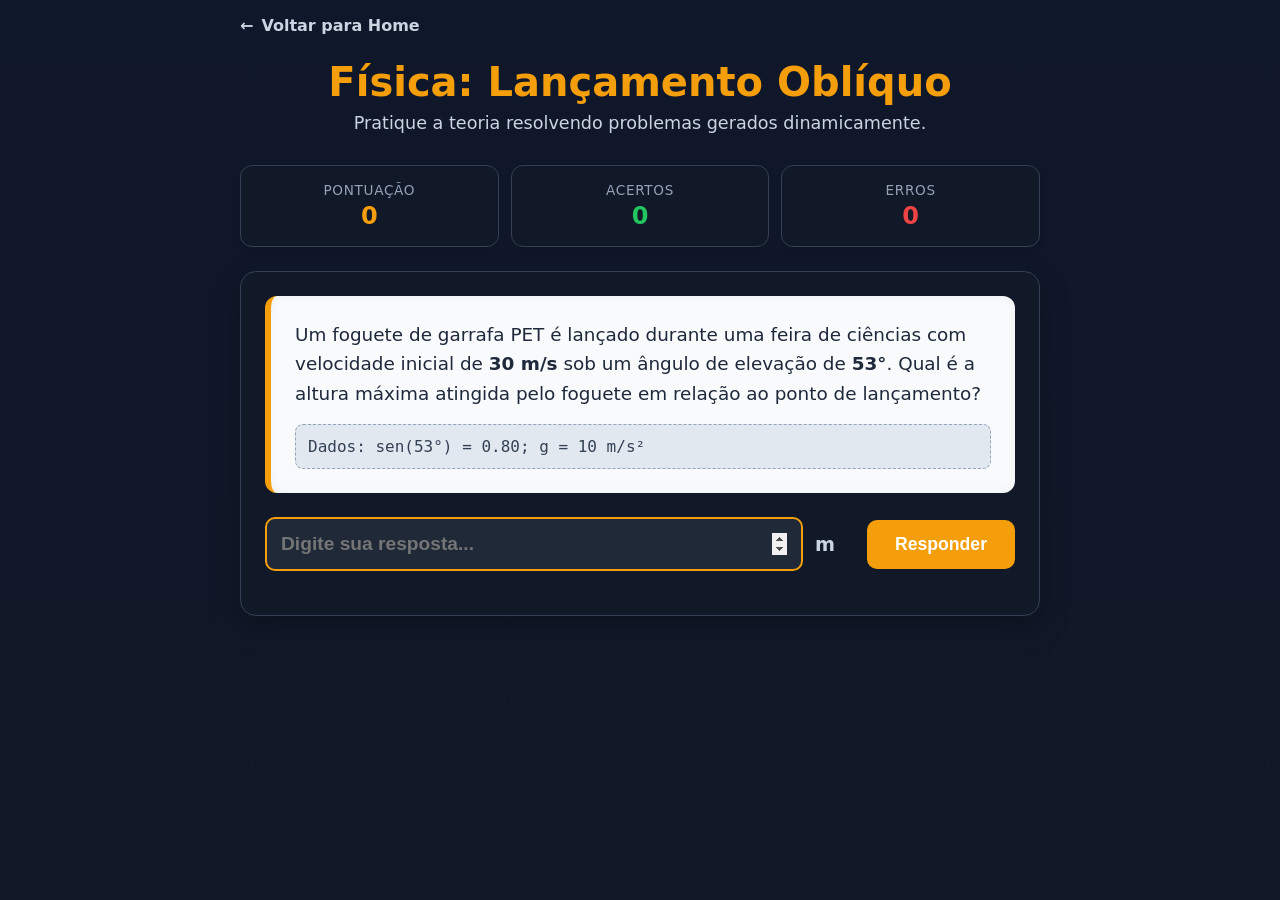
<file: jogos/problemas-lancamento/index.html>
<!DOCTYPE html>
<html lang="pt-BR">
<head>
<meta charset="UTF-8">
<meta name="viewport" content="width=device-width, initial-scale=1.0">
<title>Problemas de Lançamento Oblíquo</title>
<style>
  :root {
    --bg: #0f172a;
    --panel: #111827;
    --panel2: #1f2937;
    --text: #f8fafc;
    --muted: #cbd5e1;
    --accent: #f59e0b; 
    --accent-hover: #d97706;
    --good: #22c55e;
    --bad: #ef4444;
    --border: #334155;
    --enem-bg: #f8fafc;
    --enem-text: #1e293b;
  }

  * { box-sizing: border-box; }
  
  body {
    margin: 0;
    min-height: 100vh;
    font-family: system-ui, -apple-system, Segoe UI, Roboto, Arial, sans-serif;
    background: linear-gradient(180deg, #0f172a, #111827);
    color: var(--text);
    display: flex;
    justify-content: center;
    padding: 16px;
  }

  .app {
    width: min(800px, 100%);
    display: flex;
    flex-direction: column;
  }

  .home-link {
    display: inline-flex;
    align-items: center;
    gap: 8px;
    color: var(--muted);
    text-decoration: none;
    font-weight: 600;
    margin-bottom: 24px;
    font-size: 1rem;
    transition: color 0.2s;
  }
  .home-link:hover { color: #fff; }

  header { text-align: center; margin-bottom: 24px; }
  h1 { margin: 0; font-size: clamp(1.8rem, 4vw, 2.5rem); color: var(--accent); }
  .subtitle { color: var(--muted); font-size: 1.1rem; margin: 8px 0; }

  .hud {
    display: grid; grid-template-columns: repeat(3, minmax(0, 1fr)); gap: 12px; margin-bottom: 24px;
  }
  .card {
    background: var(--panel); border: 1px solid var(--border); border-radius: 12px;
    padding: 16px; text-align: center; box-shadow: 0 4px 6px rgba(0,0,0,0.1);
  }
  .label { color: #94a3b8; font-size: 0.85rem; text-transform: uppercase; letter-spacing: 0.05em; margin-bottom: 4px; }
  .value { font-weight: 800; font-size: 1.5rem; }
  .value.score { color: var(--accent); }
  .value.good { color: var(--good); }
  .value.bad { color: var(--bad); }

  .game-panel {
    background: var(--panel); border: 1px solid var(--border); border-radius: 16px;
    padding: 24px; box-shadow: 0 10px 30px rgba(0,0,0,0.25);
  }

  .enem-card {
    background: var(--enem-bg); color: var(--enem-text); border-radius: 12px;
    padding: 24px; margin-bottom: 24px; box-shadow: inset 0 0 10px rgba(0,0,0,0.05);
    border-left: 6px solid var(--accent);
  }

  .question-text {
    font-size: 1.15rem; line-height: 1.6; margin-bottom: 16px;
  }

  .data-box {
    background: #e2e8f0; border: 1px dashed #94a3b8; border-radius: 8px; padding: 12px;
    font-family: monospace; font-size: 1rem; color: #334155;
  }

  .input-group {
    display: flex; gap: 12px; align-items: center; margin-bottom: 20px;
  }
  
  input[type="number"] {
    flex: 1; background: var(--panel2); border: 2px solid var(--border); color: var(--text);
    padding: 14px; border-radius: 10px; outline: none; font-weight: bold; font-size: 1.2rem; transition: 0.2s;
  }
  input[type="number"]:focus { border-color: var(--accent); }
  
  .unit { font-size: 1.2rem; font-weight: bold; color: var(--muted); min-width: 40px; }

  .btn-submit {
    background: var(--accent); color: #fff; border: 0; padding: 14px 28px;
    border-radius: 10px; font-size: 1.1rem; font-weight: 700; cursor: pointer; transition: 0.2s;
  }
  .btn-submit:hover { background: var(--accent-hover); }

  .feedback {
    border-radius: 10px; padding: 20px; font-size: 1.05rem; line-height: 1.6; display: none; margin-top: 10px;
  }
  .feedback.show { display: block; animation: fadeIn 0.3s ease; }
  .feedback.success { background: rgba(34, 197, 94, 0.1); border: 1px solid rgba(34, 197, 94, 0.2); }
  .feedback.error { background: rgba(239, 68, 68, 0.1); border: 1px solid rgba(239, 68, 68, 0.2); }
  
  .feedback h3 { margin: 0 0 12px 0; font-size: 1.25rem; }
  .feedback.success h3 { color: var(--good); }
  .feedback.error h3 { color: var(--bad); }
  
  .step-box {
    background: #0f172a; border-radius: 8px; padding: 12px 16px; font-family: monospace;
    margin-top: 12px; border: 1px solid var(--border); color: #cbd5e1;
  }
  .step-box strong { color: var(--accent); }

  @keyframes fadeIn { from { opacity: 0; transform: translateY(5px); } to { opacity: 1; transform: translateY(0); } }

  @media (max-width: 600px) {
    .hud { grid-template-columns: 1fr; gap: 8px; }
    .input-group { flex-direction: column; align-items: stretch; }
    .unit { text-align: center; }
  }
</style>
</head>
<body>

<div class="app">
  <a href="../../index.html" class="home-link"><span>←</span> Voltar para Home</a>

  <header>
    <h1>Física: Lançamento Oblíquo</h1>
    <div class="subtitle">Pratique a teoria resolvendo problemas gerados dinamicamente.</div>
  </header>

  <section class="hud">
    <div class="card"><div class="label">Pontuação</div><div class="value score" id="ui-score">0</div></div>
    <div class="card"><div class="label">Acertos</div><div class="value good" id="ui-hits">0</div></div>
    <div class="card"><div class="label">Erros</div><div class="value bad" id="ui-misses">0</div></div>
  </section>

  <main class="game-panel">
    
    <div class="enem-card">
      <div class="question-text" id="q-text">Gerando problema...</div>
      <div class="data-box" id="q-data"></div>
    </div>

    <div class="input-group">
      <input type="number" id="answer-input" step="0.01" placeholder="Digite sua resposta..." autocomplete="off">
      <span class="unit" id="q-unit">m</span>
      <button class="btn-submit" id="btn-submit">Responder</button>
    </div>

    <div class="feedback" id="feedback"></div>
  </main>
</div>

<script>
"use strict";

const UI = {
  score: document.getElementById("ui-score"),
  hits: document.getElementById("ui-hits"),
  misses: document.getElementById("ui-misses"),
  qText: document.getElementById("q-text"),
  qData: document.getElementById("q-data"),
  qUnit: document.getElementById("q-unit"),
  input: document.getElementById("answer-input"),
  btn: document.getElementById("btn-submit"),
  feedback: document.getElementById("feedback")
};

let score = 0, hits = 0, misses = 0;
let currentAnswer = 0;
let currentExplanation = "";
let gameState = "waiting"; 

// Histórico de problemas para evitar repetição (Memória de 5 turnos)
let historyTemplates = []; 
const HISTORY_LIMIT = 5;

// Dados Trigonométricos Fixos
const TRIG = {
  30: { sin: 0.50, cos: 0.87 },
  45: { sin: 0.71, cos: 0.71 },
  60: { sin: 0.87, cos: 0.50 },
  37: { sin: 0.60, cos: 0.80 },
  53: { sin: 0.80, cos: 0.60 }
};
const GRAVITY = 10;

function randomInt(arr) {
  return arr[Math.floor(Math.random() * arr.length)];
}

// ==========================================
// BANCO DE GERADORES DE PROBLEMAS (10 TIPOS)
// ==========================================

const templates = [
  // 0. Encontrar Alcance
  function() {
    let v0 = randomInt([10, 15, 20, 25, 30, 40]);
    let angle = randomInt([30, 45, 60, 37, 53]);
    let sin = TRIG[angle].sin;
    let cos = TRIG[angle].cos;
    
    let v0x = v0 * cos;
    let v0y = v0 * sin;
    let t = (2 * v0y) / GRAVITY;
    let A = v0x * t;

    return {
      text: `Em uma partida de futebol, um jogador cobra uma falta chutando a bola com uma velocidade inicial de <strong>${v0} m/s</strong>, formando um ângulo de <strong>${angle}&deg;</strong> com a horizontal. Desprezando a resistência do ar, qual é a distância horizontal (alcance) que a bola atinge ao retornar ao solo?`,
      data: `Dados: sen(${angle}&deg;) = ${sin.toFixed(2)}; cos(${angle}&deg;) = ${cos.toFixed(2)}; g = 10 m/s&sup2;`,
      unit: "m",
      answer: A,
      explanation: `1) V<sub>0x</sub> = ${v0} &times; ${cos.toFixed(2)} = <strong>${v0x.toFixed(2)} m/s</strong><br>
                    2) V<sub>0y</sub> = ${v0} &times; ${sin.toFixed(2)} = <strong>${v0y.toFixed(2)} m/s</strong><br>
                    3) Tempo de voo (t) = 2 &times; ${v0y.toFixed(2)} / 10 = <strong>${t.toFixed(2)} s</strong><br>
                    4) Alcance = V<sub>0x</sub> &times; t = ${v0x.toFixed(2)} &times; ${t.toFixed(2)} = <strong>${A.toFixed(2)} m</strong>`
    };
  },

  // 1. Encontrar Altura Máxima
  function() {
    let v0 = randomInt([20, 30, 40, 50, 60]);
    let angle = randomInt([30, 45, 60, 37, 53]);
    let sin = TRIG[angle].sin;
    
    let v0y = v0 * sin;
    let H = Math.pow(v0y, 2) / (2 * GRAVITY);

    return {
      text: `Um foguete de garrafa PET é lançado durante uma feira de ciências com velocidade inicial de <strong>${v0} m/s</strong> sob um ângulo de elevação de <strong>${angle}&deg;</strong>. Qual é a altura máxima atingida pelo foguete em relação ao ponto de lançamento?`,
      data: `Dados: sen(${angle}&deg;) = ${sin.toFixed(2)}; g = 10 m/s&sup2;`,
      unit: "m",
      answer: H,
      explanation: `1) A altura máxima depende apenas da componente vertical.<br>
                    2) V<sub>0y</sub> = V<sub>0</sub> &times; sen(&theta;) = ${v0} &times; ${sin.toFixed(2)} = <strong>${v0y.toFixed(2)} m/s</strong><br>
                    3) H<sub>max</sub> = V<sub>0y</sub>&sup2; / 2g = (${v0y.toFixed(2)})&sup2; / 20 = <strong>${H.toFixed(2)} m</strong>`
    };
  },

  // 2. Encontrar Tempo de Voo
  function() {
    let v0 = randomInt([15, 20, 25, 30, 35]);
    let angle = randomInt([30, 37, 45, 53, 60]);
    let sin = TRIG[angle].sin;
    
    let v0y = v0 * sin;
    let t = (2 * v0y) / GRAVITY;

    return {
      text: `Um atleta de salto em distância (modelado como um projétil) deixa o solo com uma velocidade de <strong>${v0} m/s</strong> formando um ângulo de <strong>${angle}&deg;</strong>. Quanto tempo ele permanece no ar antes de tocar a caixa de areia?`,
      data: `Dados: sen(${angle}&deg;) = ${sin.toFixed(2)}; g = 10 m/s&sup2;`,
      unit: "s",
      answer: t,
      explanation: `1) V<sub>0y</sub> = ${v0} &times; ${sin.toFixed(2)} = <strong>${v0y.toFixed(2)} m/s</strong><br>
                    2) O tempo de subida é t<sub>subida</sub> = V<sub>0y</sub> / g = ${v0y.toFixed(2)} / 10 = ${(v0y/10).toFixed(2)} s.<br>
                    3) O tempo total de voo é o dobro do tempo de subida: t = <strong>${t.toFixed(2)} s</strong>`
    };
  },

  // 3. Encontrar Vx através do Alcance e Tempo
  function() {
    let t = randomInt([2, 3, 4, 5]);
    let A = randomInt([30, 45, 60, 80, 100, 120]);
    let vx = A / t;

    return {
      text: `Uma bola de golfe é tacada e realiza uma trajetória parabólica. Ela permanece no ar por exatamente <strong>${t} segundos</strong> e atinge um alcance horizontal de <strong>${A} metros</strong>. Qual foi a velocidade inicial horizontal (V<sub>x</sub>) impressa à bola?`,
      data: `Dados: Considere o movimento horizontal como uniforme.`,
      unit: "m/s",
      answer: vx,
      explanation: `1) No lançamento oblíquo, o movimento no eixo X é Uniforme (MU).<br>
                    2) A equação do alcance é: Alcance = V<sub>x</sub> &times; tempo total.<br>
                    3) V<sub>x</sub> = ${A} / ${t} = <strong>${vx.toFixed(2)} m/s</strong>`
    };
  },

  // 4. Encontrar V0y através da Altura
  function() {
    let H = randomInt([5, 11.25, 20, 31.25, 45]); 
    // Raízes exatas para g=10: sqrt(20*5)=10, sqrt(20*11.25)=15, sqrt(20*20)=20...
    let v0y = Math.sqrt(2 * GRAVITY * H);

    return {
      text: `Um projétil é lançado obliquamente e o radar militar registra que ele atingiu uma altura máxima exata de <strong>${H} metros</strong>. Qual foi o módulo da velocidade vertical inicial (V<sub>0y</sub>) do lançamento?`,
      data: `Dados: g = 10 m/s&sup2;`,
      unit: "m/s",
      answer: v0y,
      explanation: `1) Usando a equação de Torricelli no eixo Y ou a fórmula da altura máxima: H = V<sub>0y</sub>&sup2; / 2g.<br>
                    2) ${H} = V<sub>0y</sub>&sup2; / 20<br>
                    3) V<sub>0y</sub> = &radic;(${H} &times; 20) = &radic;${H * 20} = <strong>${v0y.toFixed(2)} m/s</strong>`
    };
  },

  // 5. Encontrar V0 por Pitágoras
  function() {
    let pairs = [[30, 40, 50], [15, 20, 25], [6, 8, 10], [12, 16, 20], [9, 12, 15]];
    let p = randomInt(pairs);
    let v0x = p[0]; let v0y = p[1]; let v0 = p[2];

    return {
      text: `Um sistema de catapulta lança uma rocha. A telemetria indica que, no instante do lançamento, a rocha possuía uma velocidade horizontal de <strong>${v0x} m/s</strong> e uma velocidade vertical de <strong>${v0y} m/s</strong>. Qual a velocidade inicial total (V<sub>0</sub>) da rocha?`,
      data: `Dados: V&sup2; = V<sub>x</sub>&sup2; + V<sub>y</sub>&sup2;`,
      unit: "m/s",
      answer: v0,
      explanation: `1) A velocidade inicial total é o vetor resultante das componentes X e Y.<br>
                    2) V<sub>0</sub>&sup2; = ${v0x}&sup2; + ${v0y}&sup2; = ${v0x*v0x} + ${v0y*v0y} = ${v0x*v0x + v0y*v0y}<br>
                    3) V<sub>0</sub> = &radic;${v0x*v0x + v0y*v0y} = <strong>${v0.toFixed(2)} m/s</strong>`
    };
  },

  // 6. Velocidade no ponto mais alto
  function() {
    let v0 = randomInt([10, 20, 30, 40]);
    let angle = randomInt([30, 45, 60, 37, 53]);
    let cos = TRIG[angle].cos;
    
    let v_topo = v0 * cos; // No topo, Vy = 0. Sobra apenas Vx.

    return {
      text: `Uma flecha é disparada com velocidade de <strong>${v0} m/s</strong> e ângulo de <strong>${angle}&deg;</strong> em relação ao solo. Qual é o módulo da velocidade escalar da flecha no exato instante em que ela atinge sua altura máxima?`,
      data: `Dados: cos(${angle}&deg;) = ${cos.toFixed(2)}; sen(${angle}&deg;) = ${TRIG[angle].sin.toFixed(2)}`,
      unit: "m/s",
      answer: v_topo,
      explanation: `1) No ponto de altura máxima, a componente vertical da velocidade é nula (V<sub>y</sub> = 0).<br>
                    2) Portanto, o projétil se move apenas horizontalmente com velocidade constante V<sub>x</sub>.<br>
                    3) V<sub>topo</sub> = V<sub>x</sub> = ${v0} &times; ${cos.toFixed(2)} = <strong>${v_topo.toFixed(2)} m/s</strong>`
    };
  },

  // 7. Altura em um instante T
  function() {
    let t_req = randomInt([1, 2, 3]);
    let v0y = randomInt([35, 40, 45, 50]); // Garante que não caiu ainda
    let y = (v0y * t_req) - (5 * t_req * t_req);

    return {
      text: `Durante uma missão de suprimentos, um pacote é lançado do solo por um dispositivo com uma velocidade inicial vertical de <strong>${v0y} m/s</strong> (já decomposta). Após exatamente <strong>${t_req} segundos</strong> de voo, qual é a altura do pacote em relação ao solo?`,
      data: `Dados: Equação horária Y = V<sub>0y</sub>·t - (g·t&sup2;)/2; g = 10 m/s&sup2;`,
      unit: "m",
      answer: y,
      explanation: `1) Substituindo os valores na equação da posição vertical:<br>
                    2) Y = (${v0y} &times; ${t_req}) - (10 &times; ${t_req}&sup2;) / 2<br>
                    3) Y = ${v0y * t_req} - 5 &times; ${t_req * t_req} = <strong>${y.toFixed(2)} m</strong>`
    };
  },

  // 8. Encontrar V0 a partir do tempo de voo e ângulo
  function() {
    let t = randomInt([2, 3, 4, 6]);
    // Escolhendo ângulos com senos "amigáveis" para não dar dizima no v0
    let angle = randomInt([30, 37, 53]); 
    let sin = TRIG[angle].sin; // 0.5, 0.6 ou 0.8
    
    // t = 2*v0*sin/g => v0 = 10*t / (2*sin)
    let v0 = (GRAVITY * t) / (2 * sin);

    return {
      text: `Um motociclista radical salta uma rampa inclinada a <strong>${angle}&deg;</strong>. Para que o show seja perfeito, ele precisa permanecer no ar por exatos <strong>${t} segundos</strong>. Qual deve ser a velocidade inicial (V<sub>0</sub>) da moto ao sair da rampa?`,
      data: `Dados: sen(${angle}&deg;) = ${sin.toFixed(2)}; g = 10 m/s&sup2;`,
      unit: "m/s",
      answer: v0,
      explanation: `1) A fórmula do tempo de voo é: t = 2 &times; V<sub>0</sub> &times; sen(&theta;) / g<br>
                    2) Isolando V<sub>0</sub>: V<sub>0</sub> = (t &times; g) / (2 &times; sen(&theta;))<br>
                    3) V<sub>0</sub> = (${t} &times; 10) / (2 &times; ${sin.toFixed(2)}) = ${t*10} / ${(2*sin).toFixed(2)} = <strong>${v0.toFixed(2)} m/s</strong>`
    };
  },

  // 9. Vy no impacto (Simetria)
  function() {
    let v0 = randomInt([12, 18, 24, 32]);
    let angle = randomInt([30, 45, 60, 37, 53]);
    let sin = TRIG[angle].sin;
    
    let vy_final = v0 * sin; // Módulo da vel vertical final é igual à inicial

    return {
      text: `Uma mangueira de bombeiros jorra água com velocidade inicial de <strong>${v0} m/s</strong> a um ângulo de <strong>${angle}&deg;</strong>. Sabendo que a água atinge o solo completando a parábola simétrica, qual é o <strong>módulo</strong> da componente vertical da velocidade (V<sub>y</sub>) no exato instante em que a água toca o solo?`,
      data: `Dados: sen(${angle}&deg;) = ${sin.toFixed(2)}; g = 10 m/s&sup2;`,
      unit: "m/s",
      answer: vy_final,
      explanation: `1) Por simetria do movimento parabólico no mesmo nível, o módulo da velocidade vertical de impacto é igual ao da velocidade vertical de lançamento.<br>
                    2) |V<sub>y final</sub>| = V<sub>0y</sub> = V<sub>0</sub> &times; sen(&theta;)<br>
                    3) V<sub>0y</sub> = ${v0} &times; ${sin.toFixed(2)} = <strong>${vy_final.toFixed(2)} m/s</strong>`
    };
  }
];

function generateProblem() {
  // Garante que o template sorteado não esteja nos últimos 5.
  let idx;
  let attempts = 0;
  do {
    idx = Math.floor(Math.random() * templates.length);
    attempts++;
  } while (historyTemplates.includes(idx) && attempts < 50);

  // Atualiza histórico
  historyTemplates.push(idx);
  if (historyTemplates.length > HISTORY_LIMIT) {
    historyTemplates.shift();
  }

  // Executa gerador
  const pData = templates[idx]();
  currentAnswer = pData.answer;
  currentExplanation = pData.explanation;
  
  // Atualiza UI
  UI.qText.innerHTML = pData.text;
  UI.qData.innerHTML = pData.data;
  UI.qUnit.innerHTML = pData.unit;
  UI.input.value = "";
  UI.input.disabled = false;
  UI.input.focus();
  
  UI.btn.textContent = "Responder";
  UI.feedback.className = "feedback";
  UI.feedback.innerHTML = "";
  
  gameState = "waiting";
}

function checkAnswer() {
  if (gameState === "waiting") {
    const userVal = parseFloat(UI.input.value.replace(",", "."));
    
    if (isNaN(userVal)) {
      alert("Por favor, insira um valor numérico válido.");
      UI.input.focus();
      return;
    }

    UI.input.disabled = true;
    gameState = "feedback";

    // Tolerância de erro de 0.15 para cobrir arredondamentos
    const diff = Math.abs(userVal - currentAnswer);
    const isCorrect = diff <= 0.15;

    if (isCorrect) {
      score += 100;
      hits++;
      UI.feedback.className = "feedback show success";
      UI.feedback.innerHTML = `
        <h3>✓ Resposta Exata!</h3>
        O valor correto é <strong>${currentAnswer.toFixed(2)}</strong>.
        <div class="step-box">${currentExplanation}</div>
      `;
    } else {
      score = Math.max(0, score - 20);
      misses++;
      UI.feedback.className = "feedback show error";
      UI.feedback.innerHTML = `
        <h3>✗ Resposta Incorreta</h3>
        O valor correto seria <strong>${currentAnswer.toFixed(2)}</strong> (Sua resposta: ${userVal}).
        <div class="step-box">${currentExplanation}</div>
      `;
    }

    // Atualiza Placar
    UI.score.textContent = score;
    UI.hits.textContent = hits;
    UI.misses.textContent = misses;

    UI.btn.textContent = "Próximo Desafio ➔";
    UI.btn.focus();
    
  } else if (gameState === "feedback") {
    generateProblem();
  }
}

// Event Listeners
UI.btn.addEventListener("click", checkAnswer);
UI.input.addEventListener("keydown", (e) => {
  if (e.key === "Enter") checkAnswer();
});

// Inicialização
generateProblem();
</script>
</body>
</html>
</file>
